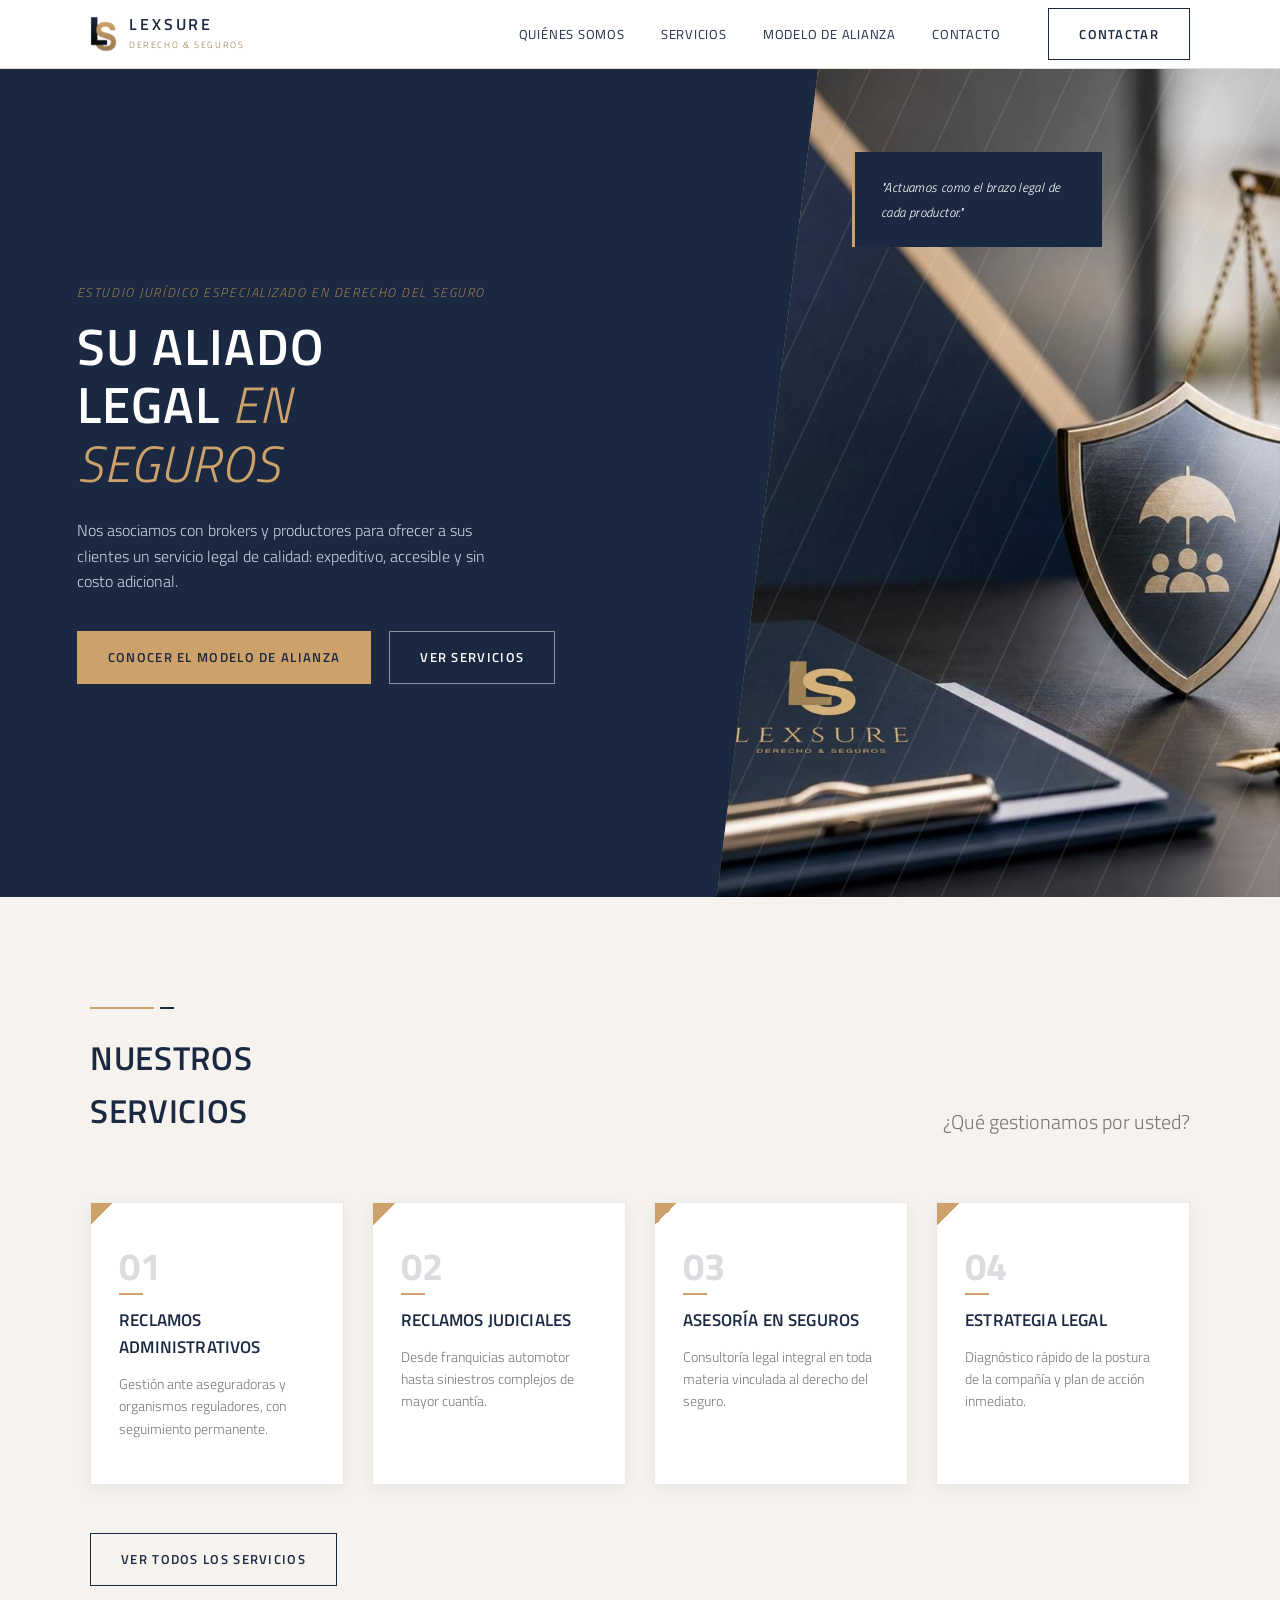
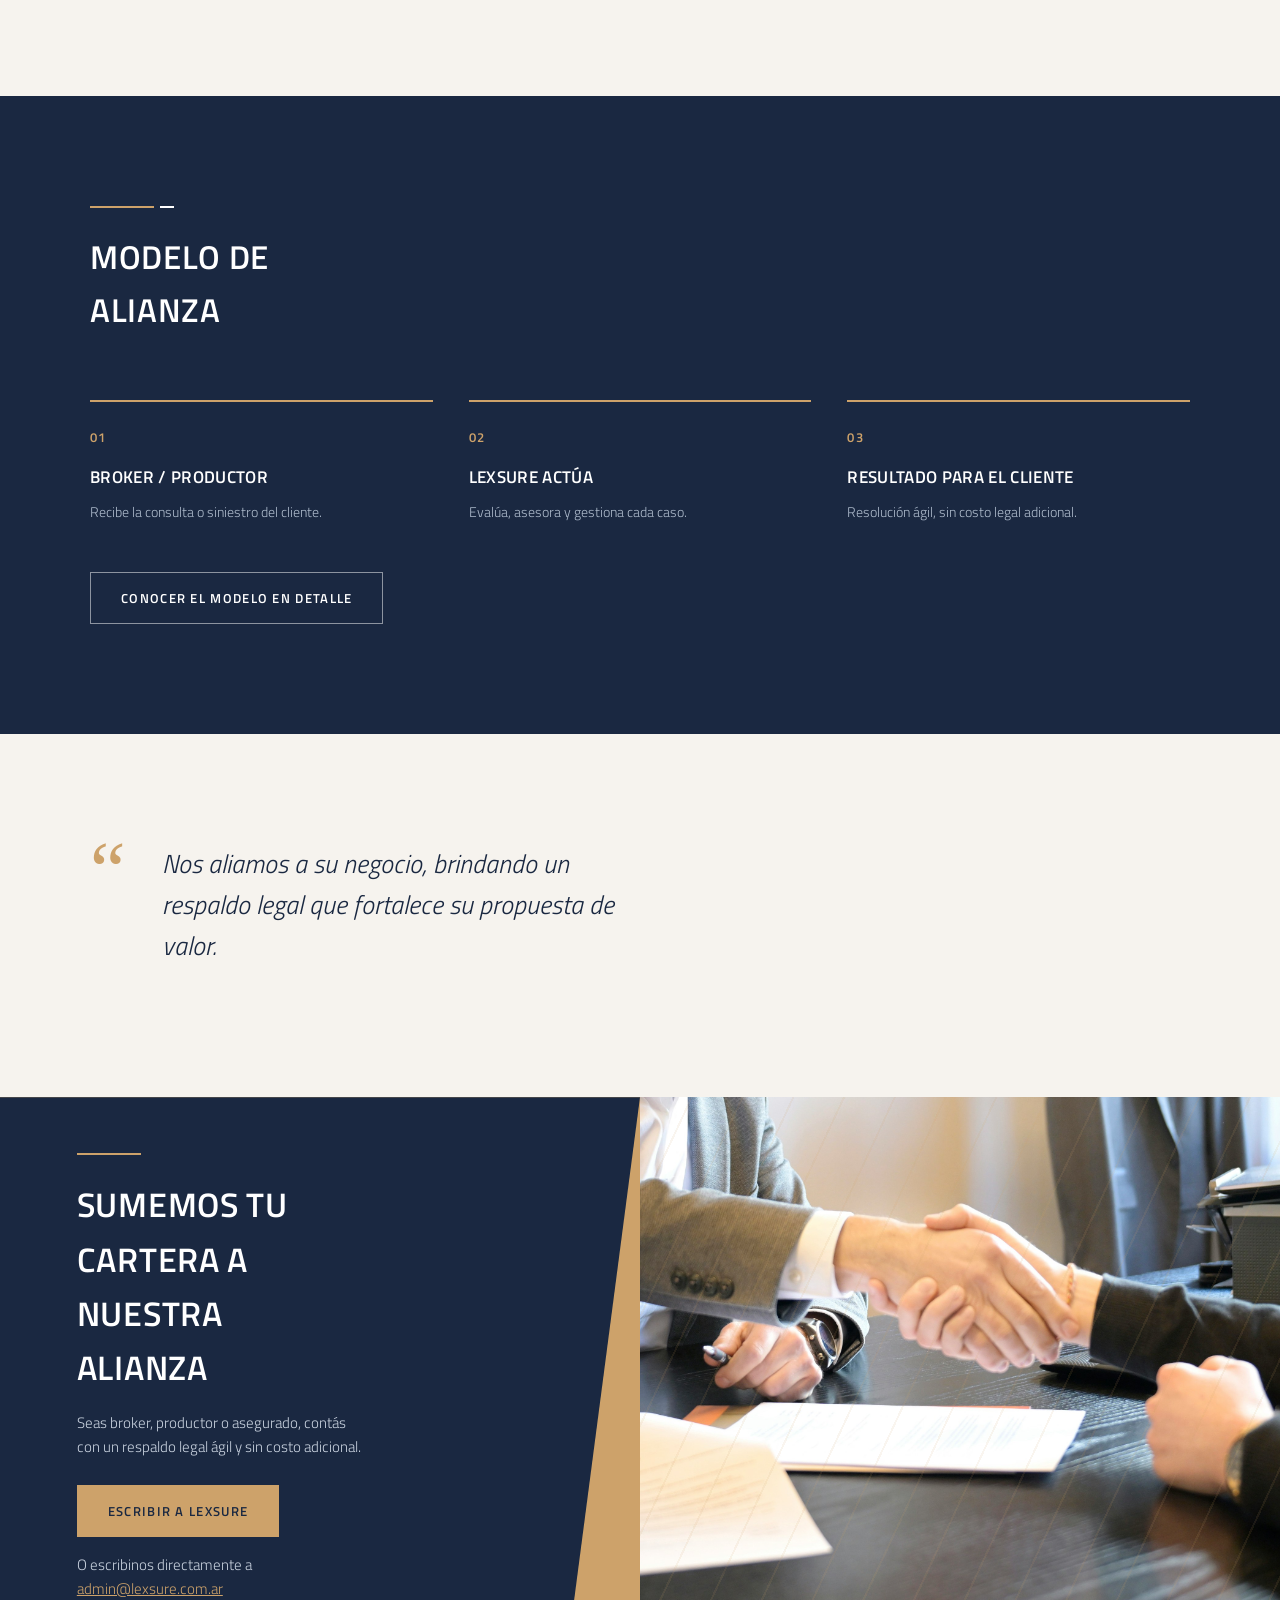
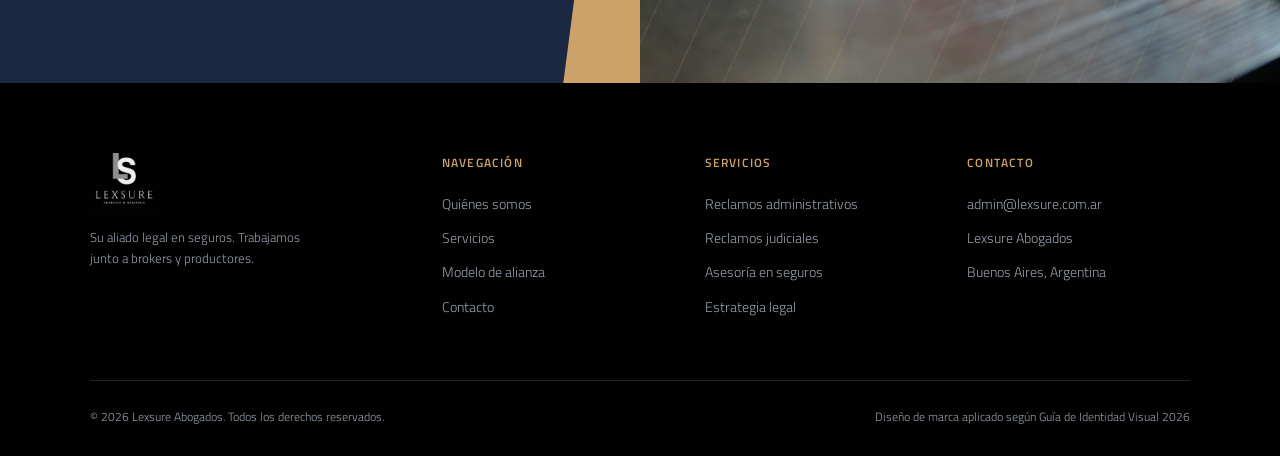
<file: index.html>
<!DOCTYPE html>
<html lang="es">
<head>
<meta charset="UTF-8">
<meta name="viewport" content="width=device-width, initial-scale=1.0">
<title>LEXSURE — Su aliado legal en seguros</title>
<meta name="description" content="Estudio jurídico especializado en derecho del seguro. Nos asociamos con brokers y productores para ofrecer a sus clientes un servicio legal de calidad, sin costo adicional.">
<link rel="preconnect" href="https://fonts.googleapis.com">
<link href="https://fonts.googleapis.com/css2?family=Titillium+Web:ital,wght@0,200;0,300;0,400;0,600;0,700;1,300;1,600&display=swap" rel="stylesheet">
<link rel="stylesheet" href="/css/styles.css">
<link rel="icon" type="image/png" href="/img/favicon.png">
</head>
<body>

<header>
  <div class="header-inner">
    <a href="/" class="logo">
      <img src="/img/logo-ls-icon.png" alt="Lexsure" class="logo-mark-img">
      <span class="logo-text">
        <span class="name">LEXSURE</span><br>
        <span class="sub">Derecho &amp; Seguros</span>
      </span>
    </a>
    <nav>
      <ul>
        <li><a href="/nosotros/">Quiénes somos</a></li>
        <li><a href="/servicios/">Servicios</a></li>
        <li><a href="/alianza/">Modelo de alianza</a></li>
        <li><a href="/contacto/">Contacto</a></li>
        <li class="nav-cta"><a href="/contacto/" class="btn btn-outline-navy">Contactar</a></li>
      </ul>
    </nav>
    <button class="burger" aria-label="Abrir menú" aria-expanded="false"><span></span><span></span><span></span></button>
  </div>
</header>

<nav class="mobile-menu" id="mobileMenu">
  <a href="/nosotros/">Quiénes somos</a>
  <a href="/servicios/">Servicios</a>
  <a href="/alianza/">Modelo de alianza</a>
  <a href="/contacto/">Contacto</a>
  <a href="/contacto/" class="btn btn-gold">Contactar</a>
</nav>

<section class="hero">
  <div class="hero-copy">
    <span class="eyebrow">Estudio jurídico especializado en derecho del seguro</span>
    <h1>Su aliado legal <em>en seguros</em></h1>
    <p>Nos asociamos con brokers y productores para ofrecer a sus clientes un servicio legal de calidad: expeditivo, accesible y sin costo adicional.</p>
    <div class="hero-actions">
      <a href="/alianza/" class="btn btn-gold">Conocer el modelo de alianza</a>
      <a href="/servicios/" class="btn btn-outline">Ver servicios</a>
    </div>
  </div>
  <div class="hero-visual">
    <img src="/img/hero-escudo-lexsure.jpg" alt="Escritorio con carpeta de Lexsure, escudo con símbolo de protección al asegurado, balanza de la justicia y pluma" class="cover-img">
    <div class="hero-badge">
      <span>"Actuamos como el brazo legal de cada productor."</span>
    </div>
  </div>
</section>

<section class="areas">
  <div class="wrap">
    <div class="section-head">
      <div>
        <div class="divider"></div>
        <h2>Nuestros servicios</h2>
      </div>
      <p class="desc desc-grande">¿Qué gestionamos por usted?</p>
    </div>
  </div>
  <div class="areas-grid">
    <div class="area-card">
      <span class="area-num">01</span>
      <h3>Reclamos administrativos</h3>
      <p>Gestión ante aseguradoras y organismos reguladores, con seguimiento permanente.</p>
    </div>
    <div class="area-card">
      <span class="area-num">02</span>
      <h3>Reclamos judiciales</h3>
      <p>Desde franquicias automotor hasta siniestros complejos de mayor cuantía.</p>
    </div>
    <div class="area-card">
      <span class="area-num">03</span>
      <h3>Asesoría en seguros</h3>
      <p>Consultoría legal integral en toda materia vinculada al derecho del seguro.</p>
    </div>
    <div class="area-card">
      <span class="area-num">04</span>
      <h3>Estrategia legal</h3>
      <p>Diagnóstico rápido de la postura de la compañía y plan de acción inmediato.</p>
    </div>
  </div>
  <div class="wrap">
    <div class="section-cta">
      <a href="/servicios/" class="btn btn-outline-navy">Ver todos los servicios</a>
    </div>
  </div>
</section>

<section class="process">
  <div class="wrap">
    <div class="section-head">
      <div>
        <div class="divider"></div>
        <h2>Modelo de alianza</h2>
      </div>
    </div>
    <div class="steps steps-3">
      <div class="step">
        <span class="step-num">01</span>
        <h3>Broker / Productor</h3>
        <p>Recibe la consulta o siniestro del cliente.</p>
      </div>
      <div class="step">
        <span class="step-num">02</span>
        <h3>Lexsure actúa</h3>
        <p>Evalúa, asesora y gestiona cada caso.</p>
      </div>
      <div class="step">
        <span class="step-num">03</span>
        <h3>Resultado para el cliente</h3>
        <p>Resolución ágil, sin costo legal adicional.</p>
      </div>
    </div>
    <div class="section-cta">
      <a href="/alianza/" class="btn btn-outline">Conocer el modelo en detalle</a>
    </div>
  </div>
</section>

<section class="testimonial-section">
  <div class="wrap">
    <div class="quote-block">
      <div class="quote-mark">&ldquo;</div>
      <div>
        <blockquote>Nos aliamos a su negocio, brindando un respaldo legal que fortalece su propuesta de valor.</blockquote>
      </div>
    </div>
  </div>
</section>

<section class="cta-band">
  <div class="cta-navy">
    <div class="divider"></div>
    <h2>Sumemos tu cartera a nuestra alianza</h2>
    <p>Seas broker, productor o asegurado, contás con un respaldo legal ágil y sin costo adicional.</p>
    <div class="cta-actions">
      <a href="/contacto/" class="btn btn-gold">Escribir a Lexsure</a>
    </div>
    <p class="cta-mailto">O escribinos directamente a <a href="mailto:admin@lexsure.com.ar">admin@lexsure.com.ar</a></p>
  </div>
  <div class="cta-empty">
    <img src="/img/cta-reunion-productor.jpg" alt="Reunión entre asesor legal y productor de seguros" class="cover-img">
  </div>
</section>

<footer>
  <div class="wrap">
    <div class="foot-grid">
      <div class="foot-col">
        <div class="foot-logo">
          <img src="/img/logo-footer-white.png" alt="Lexsure — Derecho &amp; Seguros" class="foot-logo-img">
        </div>
        <p style="font-size:13px;max-width:32ch;">Su aliado legal en seguros. Trabajamos junto a brokers y productores.</p>
      </div>
      <div class="foot-col">
        <h4>Navegación</h4>
        <ul>
          <li><a href="/nosotros/">Quiénes somos</a></li>
          <li><a href="/servicios/">Servicios</a></li>
          <li><a href="/alianza/">Modelo de alianza</a></li>
          <li><a href="/contacto/">Contacto</a></li>
        </ul>
      </div>
      <div class="foot-col">
        <h4>Servicios</h4>
        <ul>
          <li><a href="/servicios/">Reclamos administrativos</a></li>
          <li><a href="/servicios/">Reclamos judiciales</a></li>
          <li><a href="/servicios/">Asesoría en seguros</a></li>
          <li><a href="/servicios/">Estrategia legal</a></li>
        </ul>
      </div>
      <div class="foot-col">
        <h4>Contacto</h4>
        <ul>
          <li><a href="mailto:admin@lexsure.com.ar">admin@lexsure.com.ar</a></li>
          <li>Lexsure Abogados</li>
          <li>Buenos Aires, Argentina</li>
        </ul>
      </div>
    </div>
    <div class="foot-bottom">
      <span>© 2026 Lexsure Abogados. Todos los derechos reservados.</span>
      <span>Diseño de marca aplicado según Guía de Identidad Visual 2026</span>
    </div>
  </div>
</footer>

<script src="/js/main.js"></script>
</body>
</html>
</file>
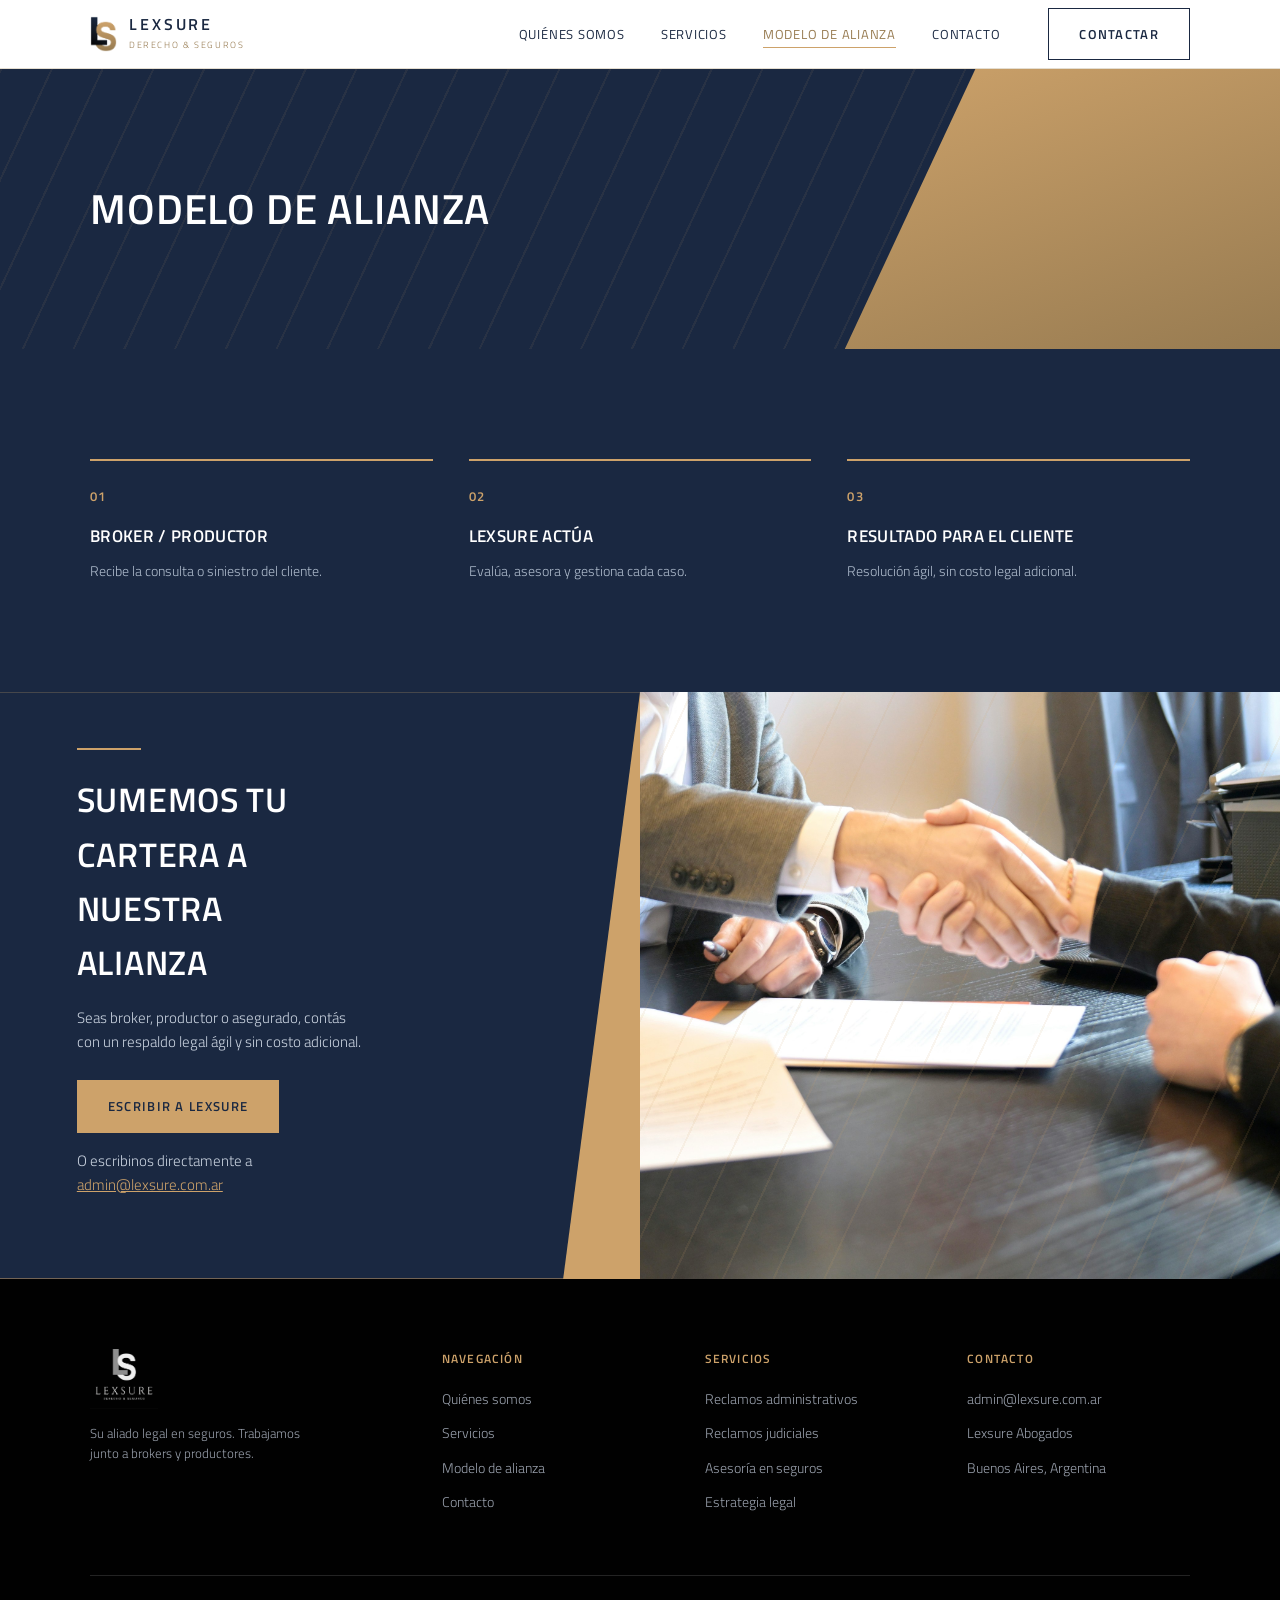
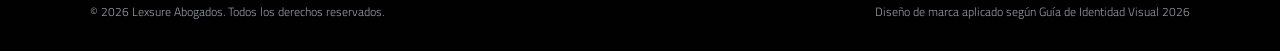
<file: alianza/index.html>
<!DOCTYPE html>
<html lang="es">
<head>
<meta charset="UTF-8">
<meta name="viewport" content="width=device-width, initial-scale=1.0">
<title>Modelo de alianza — LEXSURE</title>
<meta name="description" content="Cómo trabaja Lexsure junto a brokers y productores: reciben la consulta, Lexsure evalúa y gestiona el reclamo, el cliente resuelve su caso sin costo legal adicional.">
<link rel="preconnect" href="https://fonts.googleapis.com">
<link href="https://fonts.googleapis.com/css2?family=Titillium+Web:ital,wght@0,200;0,300;0,400;0,600;0,700;1,300;1,600&display=swap" rel="stylesheet">
<link rel="stylesheet" href="/css/styles.css">
<link rel="icon" type="image/png" href="/img/favicon.png">
</head>
<body>

<header>
  <div class="header-inner">
    <a href="/" class="logo">
      <img src="/img/logo-ls-icon.png" alt="Lexsure" class="logo-mark-img">
      <span class="logo-text">
        <span class="name">LEXSURE</span><br>
        <span class="sub">Derecho &amp; Seguros</span>
      </span>
    </a>
    <nav>
      <ul>
        <li><a href="/nosotros/">Quiénes somos</a></li>
        <li><a href="/servicios/">Servicios</a></li>
        <li><a href="/alianza/">Modelo de alianza</a></li>
        <li><a href="/contacto/">Contacto</a></li>
        <li class="nav-cta"><a href="/contacto/" class="btn btn-outline-navy">Contactar</a></li>
      </ul>
    </nav>
    <button class="burger" aria-label="Abrir menú" aria-expanded="false"><span></span><span></span><span></span></button>
  </div>
</header>

<nav class="mobile-menu" id="mobileMenu">
  <a href="/nosotros/">Quiénes somos</a>
  <a href="/servicios/">Servicios</a>
  <a href="/alianza/">Modelo de alianza</a>
  <a href="/contacto/">Contacto</a>
  <a href="/contacto/" class="btn btn-gold">Contactar</a>
</nav>

<section class="page-header">
  <div class="wrap">
    <h1>Modelo de alianza</h1>
  </div>
</section>

<section class="process">
  <div class="wrap">
    <div class="steps steps-3">
      <div class="step">
        <span class="step-num">01</span>
        <h3>Broker / Productor</h3>
        <p>Recibe la consulta o siniestro del cliente.</p>
      </div>
      <div class="step">
        <span class="step-num">02</span>
        <h3>Lexsure actúa</h3>
        <p>Evalúa, asesora y gestiona cada caso.</p>
      </div>
      <div class="step">
        <span class="step-num">03</span>
        <h3>Resultado para el cliente</h3>
        <p>Resolución ágil, sin costo legal adicional.</p>
      </div>
    </div>
  </div>
</section>

<section class="cta-band">
  <div class="cta-navy">
    <div class="divider"></div>
    <h2>Sumemos tu cartera a nuestra alianza</h2>
    <p>Seas broker, productor o asegurado, contás con un respaldo legal ágil y sin costo adicional.</p>
    <div class="cta-actions">
      <a href="/contacto/" class="btn btn-gold">Escribir a Lexsure</a>
    </div>
    <p class="cta-mailto">O escribinos directamente a <a href="mailto:admin@lexsure.com.ar">admin@lexsure.com.ar</a></p>
  </div>
  <div class="cta-empty">
    <img src="/img/cta-reunion-productor.jpg" alt="Reunión entre asesor legal y productor de seguros" class="cover-img">
  </div>
</section>

<footer>
  <div class="wrap">
    <div class="foot-grid">
      <div class="foot-col">
        <div class="foot-logo">
          <img src="/img/logo-footer-white.png" alt="Lexsure — Derecho &amp; Seguros" class="foot-logo-img">
        </div>
        <p style="font-size:13px;max-width:32ch;">Su aliado legal en seguros. Trabajamos junto a brokers y productores.</p>
      </div>
      <div class="foot-col">
        <h4>Navegación</h4>
        <ul>
          <li><a href="/nosotros/">Quiénes somos</a></li>
          <li><a href="/servicios/">Servicios</a></li>
          <li><a href="/alianza/">Modelo de alianza</a></li>
          <li><a href="/contacto/">Contacto</a></li>
        </ul>
      </div>
      <div class="foot-col">
        <h4>Servicios</h4>
        <ul>
          <li><a href="/servicios/">Reclamos administrativos</a></li>
          <li><a href="/servicios/">Reclamos judiciales</a></li>
          <li><a href="/servicios/">Asesoría en seguros</a></li>
          <li><a href="/servicios/">Estrategia legal</a></li>
        </ul>
      </div>
      <div class="foot-col">
        <h4>Contacto</h4>
        <ul>
          <li><a href="mailto:admin@lexsure.com.ar">admin@lexsure.com.ar</a></li>
          <li>Lexsure Abogados</li>
          <li>Buenos Aires, Argentina</li>
        </ul>
      </div>
    </div>
    <div class="foot-bottom">
      <span>© 2026 Lexsure Abogados. Todos los derechos reservados.</span>
      <span>Diseño de marca aplicado según Guía de Identidad Visual 2026</span>
    </div>
  </div>
</footer>

<script src="/js/main.js"></script>
</body>
</html>
</file>
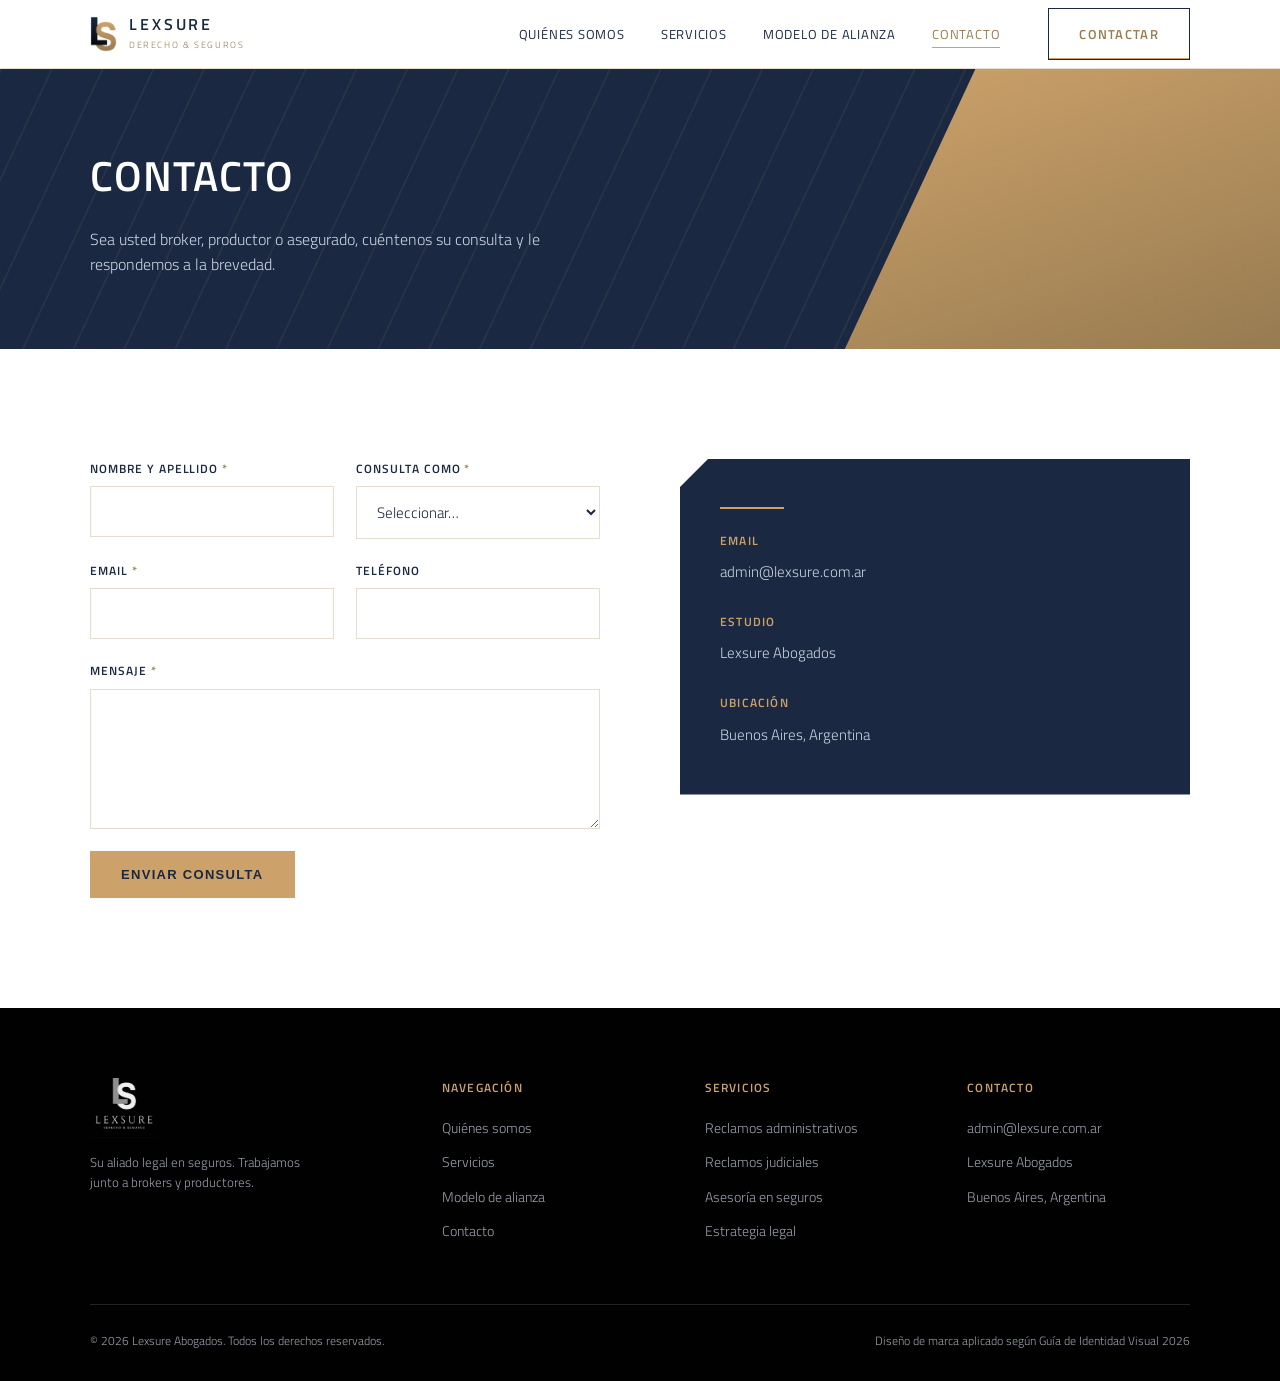
<file: contacto/index.html>
<!DOCTYPE html>
<html lang="es">
<head>
<meta charset="UTF-8">
<meta name="viewport" content="width=device-width, initial-scale=1.0">
<title>Contacto — LEXSURE</title>
<meta name="description" content="Escribinos como broker, productor o asegurado. Lexsure, estudio jurídico especializado en derecho del seguro.">
<link rel="preconnect" href="https://fonts.googleapis.com">
<link href="https://fonts.googleapis.com/css2?family=Titillium+Web:ital,wght@0,200;0,300;0,400;0,600;0,700;1,300;1,600&display=swap" rel="stylesheet">
<link rel="stylesheet" href="/css/styles.css">
<link rel="icon" type="image/png" href="/img/favicon.png">
</head>
<body>

<header>
  <div class="header-inner">
    <a href="/" class="logo">
      <img src="/img/logo-ls-icon.png" alt="Lexsure" class="logo-mark-img">
      <span class="logo-text">
        <span class="name">LEXSURE</span><br>
        <span class="sub">Derecho &amp; Seguros</span>
      </span>
    </a>
    <nav>
      <ul>
        <li><a href="/nosotros/">Quiénes somos</a></li>
        <li><a href="/servicios/">Servicios</a></li>
        <li><a href="/alianza/">Modelo de alianza</a></li>
        <li><a href="/contacto/">Contacto</a></li>
        <li class="nav-cta"><a href="/contacto/" class="btn btn-outline-navy">Contactar</a></li>
      </ul>
    </nav>
    <button class="burger" aria-label="Abrir menú" aria-expanded="false"><span></span><span></span><span></span></button>
  </div>
</header>

<nav class="mobile-menu" id="mobileMenu">
  <a href="/nosotros/">Quiénes somos</a>
  <a href="/servicios/">Servicios</a>
  <a href="/alianza/">Modelo de alianza</a>
  <a href="/contacto/">Contacto</a>
  <a href="/contacto/" class="btn btn-gold">Contactar</a>
</nav>

<section class="page-header">
  <div class="wrap">
    <h1>Contacto</h1>
    <p>Sea usted broker, productor o asegurado, cuéntenos su consulta y le respondemos a la brevedad.</p>
  </div>
</section>

<section>
  <div class="wrap">
    <div class="contact-layout">
      <form class="contact-form" id="contactForm" action="#" method="POST" novalidate>
        <div class="form-row">
          <div class="form-group">
            <label for="nombre">Nombre y apellido <span class="required">*</span></label>
            <input type="text" id="nombre" name="nombre" required>
          </div>
          <div class="form-group">
            <label for="rol">Consulta como <span class="required">*</span></label>
            <select id="rol" name="rol" required>
              <option value="" selected disabled>Seleccionar…</option>
              <option value="broker-productor">Broker / Productor</option>
              <option value="asegurado">Asegurado / Cliente final</option>
              <option value="otro">Otro</option>
            </select>
          </div>
        </div>
        <div class="form-row">
          <div class="form-group">
            <label for="email">Email <span class="required">*</span></label>
            <input type="email" id="email" name="email" required>
          </div>
          <div class="form-group">
            <label for="telefono">Teléfono</label>
            <input type="tel" id="telefono" name="telefono">
          </div>
        </div>
        <div class="form-group">
          <label for="mensaje">Mensaje <span class="required">*</span></label>
          <textarea id="mensaje" name="mensaje" required></textarea>
        </div>
        <div>
          <button type="submit" class="btn btn-gold">Enviar consulta</button>
        </div>
        <p class="form-status" id="formStatus" role="status"></p>
      </form>

      <div class="contact-info">
        <div class="divider"></div>
        <h3>Email</h3>
        <p><a href="mailto:admin@lexsure.com.ar">admin@lexsure.com.ar</a></p>
        <h3>Estudio</h3>
        <p>Lexsure Abogados</p>
        <h3>Ubicación</h3>
        <p>Buenos Aires, Argentina</p>
      </div>
    </div>
  </div>
</section>

<footer>
  <div class="wrap">
    <div class="foot-grid">
      <div class="foot-col">
        <div class="foot-logo">
          <img src="/img/logo-footer-white.png" alt="Lexsure — Derecho &amp; Seguros" class="foot-logo-img">
        </div>
        <p style="font-size:13px;max-width:32ch;">Su aliado legal en seguros. Trabajamos junto a brokers y productores.</p>
      </div>
      <div class="foot-col">
        <h4>Navegación</h4>
        <ul>
          <li><a href="/nosotros/">Quiénes somos</a></li>
          <li><a href="/servicios/">Servicios</a></li>
          <li><a href="/alianza/">Modelo de alianza</a></li>
          <li><a href="/contacto/">Contacto</a></li>
        </ul>
      </div>
      <div class="foot-col">
        <h4>Servicios</h4>
        <ul>
          <li><a href="/servicios/">Reclamos administrativos</a></li>
          <li><a href="/servicios/">Reclamos judiciales</a></li>
          <li><a href="/servicios/">Asesoría en seguros</a></li>
          <li><a href="/servicios/">Estrategia legal</a></li>
        </ul>
      </div>
      <div class="foot-col">
        <h4>Contacto</h4>
        <ul>
          <li><a href="mailto:admin@lexsure.com.ar">admin@lexsure.com.ar</a></li>
          <li>Lexsure Abogados</li>
          <li>Buenos Aires, Argentina</li>
        </ul>
      </div>
    </div>
    <div class="foot-bottom">
      <span>© 2026 Lexsure Abogados. Todos los derechos reservados.</span>
      <span>Diseño de marca aplicado según Guía de Identidad Visual 2026</span>
    </div>
  </div>
</footer>

<script src="/js/main.js"></script>
</body>
</html>
</file>
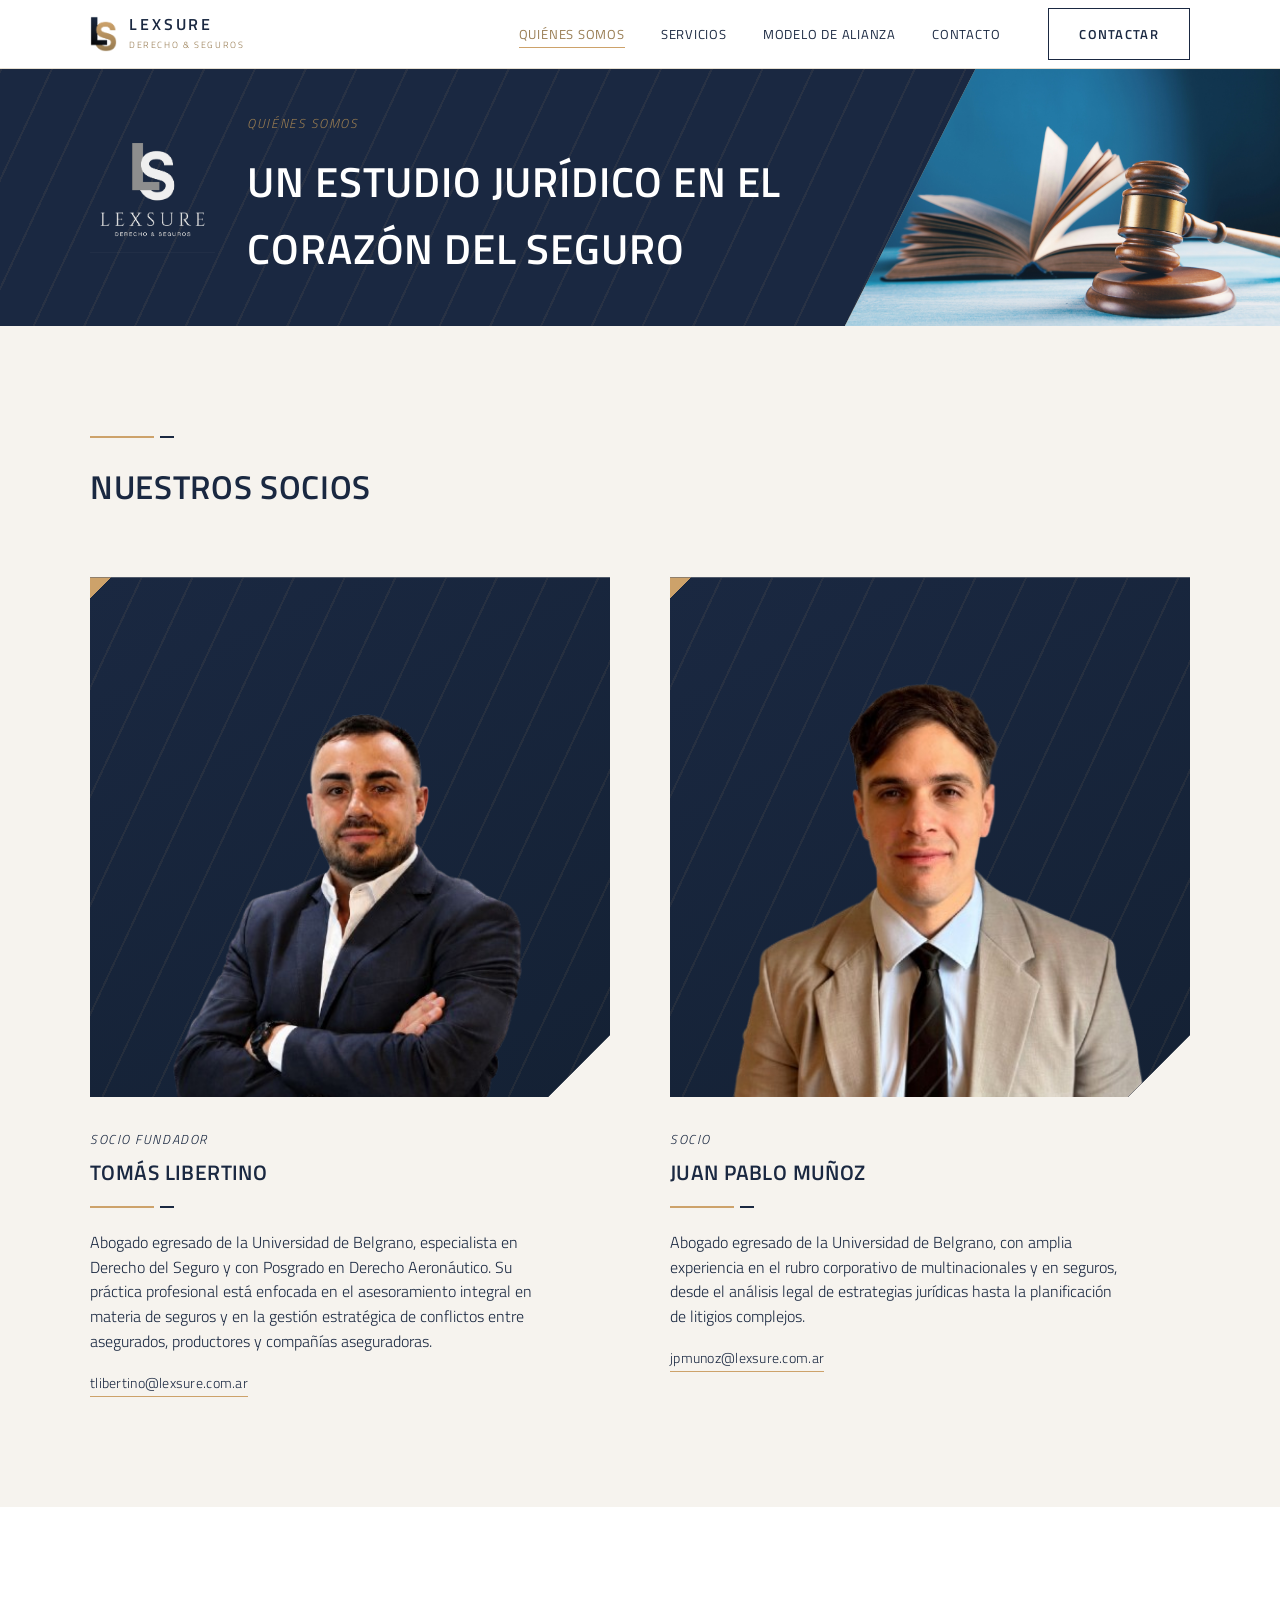
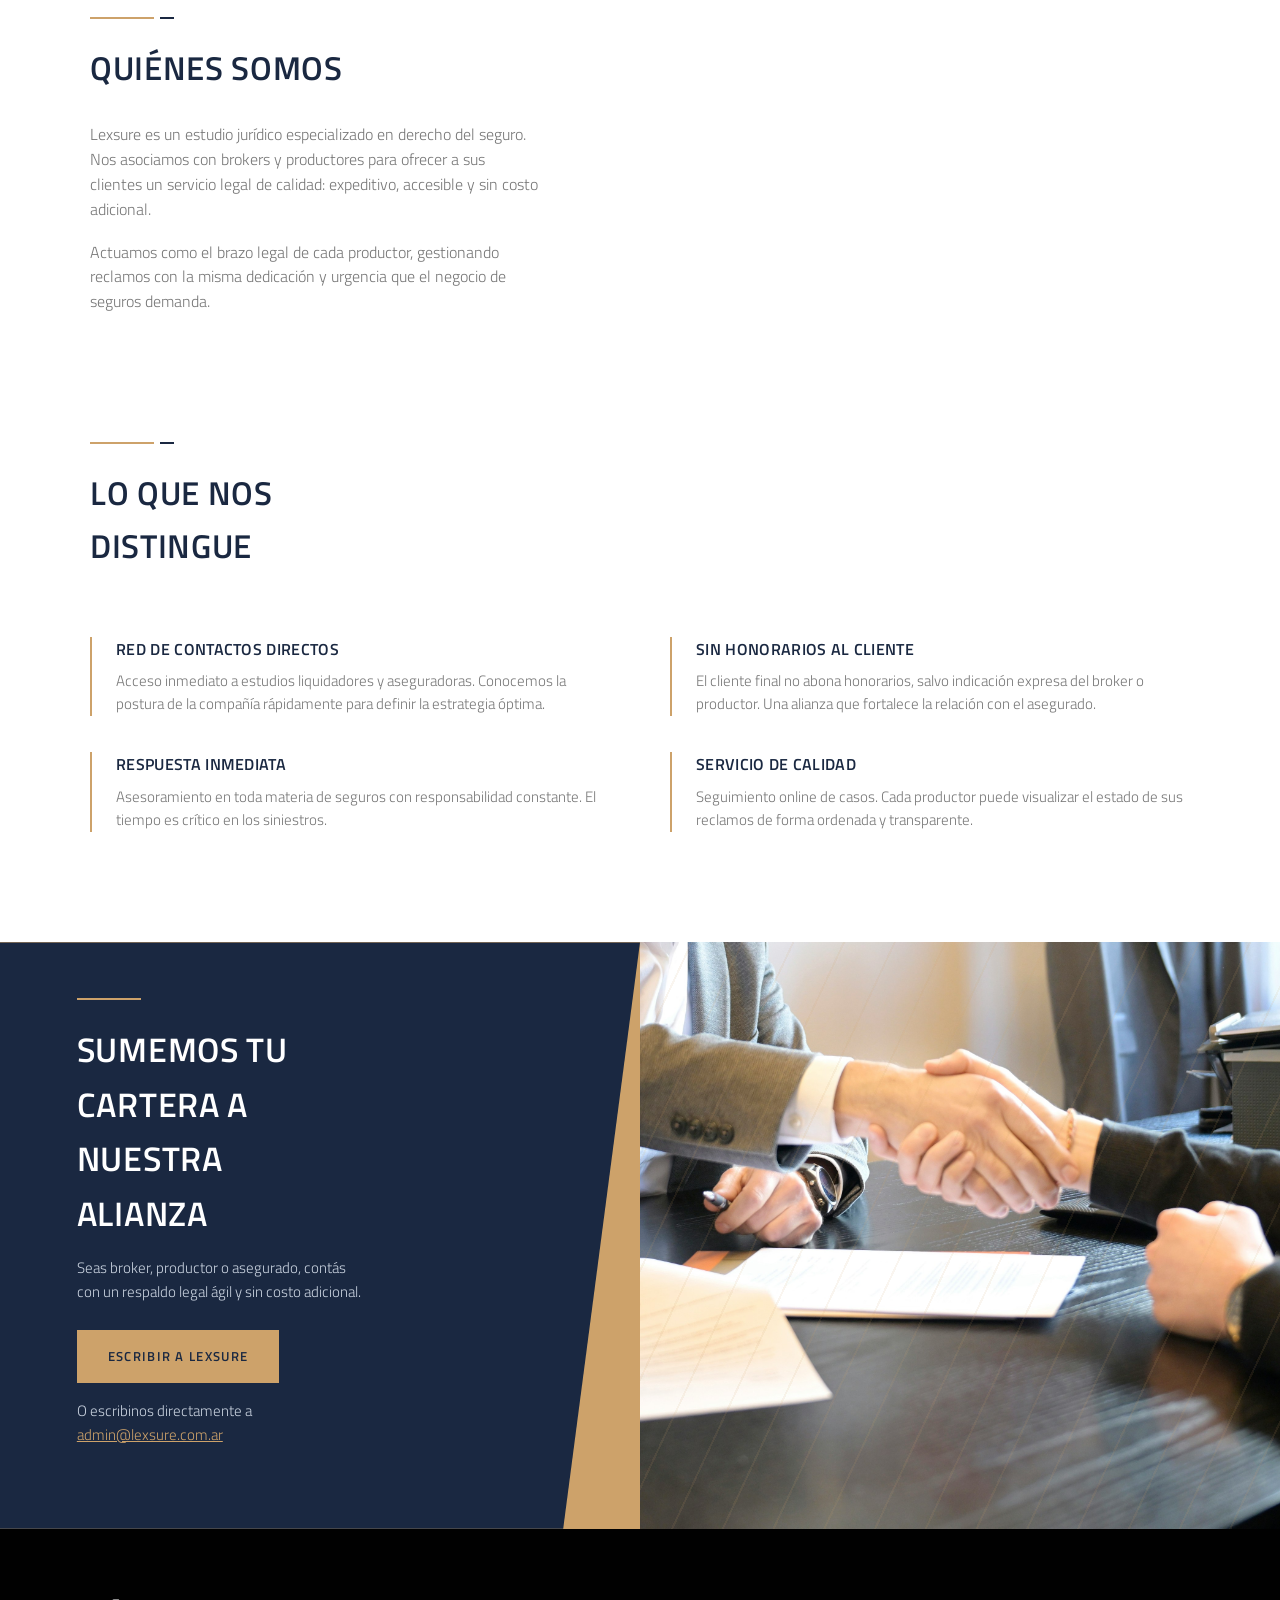
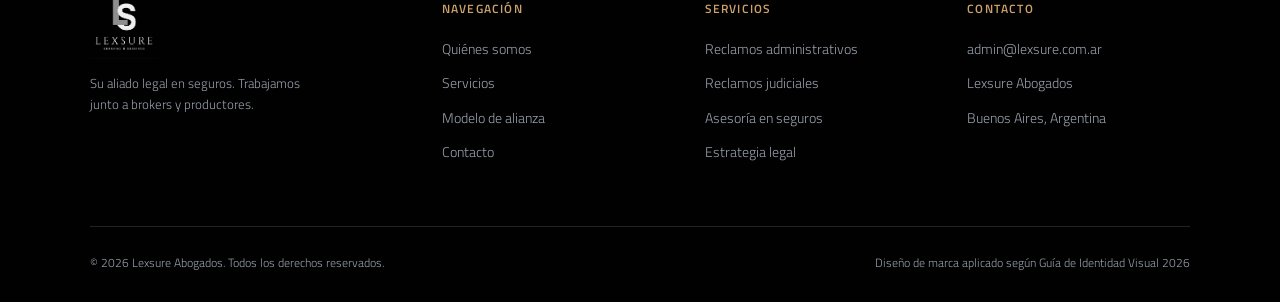
<file: nosotros/index.html>
<!DOCTYPE html>
<html lang="es">
<head>
<meta charset="UTF-8">
<meta name="viewport" content="width=device-width, initial-scale=1.0">
<title>Quiénes somos — LEXSURE</title>
<meta name="description" content="Lexsure es un estudio jurídico especializado en derecho del seguro, aliado de brokers y productores. Conocé lo que nos distingue.">
<link rel="preconnect" href="https://fonts.googleapis.com">
<link href="https://fonts.googleapis.com/css2?family=Titillium+Web:ital,wght@0,200;0,300;0,400;0,600;0,700;1,300;1,600&display=swap" rel="stylesheet">
<link rel="stylesheet" href="/css/styles.css">
<link rel="icon" type="image/png" href="/img/favicon.png">
</head>
<body>

<header>
  <div class="header-inner">
    <a href="/" class="logo">
      <img src="/img/logo-ls-icon.png" alt="Lexsure" class="logo-mark-img">
      <span class="logo-text">
        <span class="name">LEXSURE</span><br>
        <span class="sub">Derecho &amp; Seguros</span>
      </span>
    </a>
    <nav>
      <ul>
        <li><a href="/nosotros/">Quiénes somos</a></li>
        <li><a href="/servicios/">Servicios</a></li>
        <li><a href="/alianza/">Modelo de alianza</a></li>
        <li><a href="/contacto/">Contacto</a></li>
        <li class="nav-cta"><a href="/contacto/" class="btn btn-outline-navy">Contactar</a></li>
      </ul>
    </nav>
    <button class="burger" aria-label="Abrir menú" aria-expanded="false"><span></span><span></span><span></span></button>
  </div>
</header>

<nav class="mobile-menu" id="mobileMenu">
  <a href="/nosotros/">Quiénes somos</a>
  <a href="/servicios/">Servicios</a>
  <a href="/alianza/">Modelo de alianza</a>
  <a href="/contacto/">Contacto</a>
  <a href="/contacto/" class="btn btn-gold">Contactar</a>
</nav>

<section class="page-header page-header-marca">
  <div class="wrap">
    <img src="/img/logo-footer-white.png" alt="" class="page-header-logo">
    <div>
      <span class="eyebrow">Quiénes somos</span>
      <h1>Un estudio jurídico en el corazón del seguro</h1>
    </div>
  </div>
  <div class="page-header-foto">
    <img src="/img/equipo-lexsure.jpg" alt="Elementos de práctica jurídica: mazo y libro de derecho" class="cover-img">
  </div>
</section>

<section class="equipo">
  <div class="wrap">
    <div class="section-head">
      <div>
        <div class="divider"></div>
        <h2>Nuestros socios</h2>
      </div>
    </div>
    <div class="equipo-grid">
      <article class="perfil-abogado">
        <div class="perfil-foto perfil-foto-recorte">
          <img src="/img/tomas.png" alt="Retrato de Tomás Libertino, socio fundador de Lexsure" width="500" height="500" loading="lazy">
        </div>
        <div class="perfil-copy">
          <span class="eyebrow">Socio fundador</span>
          <h3>Tomás Libertino</h3>
          <div class="divider"></div>
          <p>Abogado egresado de la Universidad de Belgrano, especialista en Derecho del Seguro y con Posgrado en Derecho Aeronáutico. Su práctica profesional está enfocada en el asesoramiento integral en materia de seguros y en la gestión estratégica de conflictos entre asegurados, productores y compañías aseguradoras.</p>
          <a href="mailto:tlibertino@lexsure.com.ar" class="perfil-mail">tlibertino@lexsure.com.ar</a>
        </div>
      </article>
      <article class="perfil-abogado">
        <div class="perfil-foto">
          <img src="/img/juan.png" alt="Retrato de Juan Pablo Muñoz, socio de Lexsure" width="500" height="500" loading="lazy">
        </div>
        <div class="perfil-copy">
          <span class="eyebrow">Socio</span>
          <h3>Juan Pablo Muñoz</h3>
          <div class="divider"></div>
          <p>Abogado egresado de la Universidad de Belgrano, con amplia experiencia en el rubro corporativo de multinacionales y en seguros, desde el análisis legal de estrategias jurídicas hasta la planificación de litigios complejos.</p>
          <a href="mailto:jpmunoz@lexsure.com.ar" class="perfil-mail">jpmunoz@lexsure.com.ar</a>
        </div>
      </article>
    </div>
  </div>
</section>

<section class="quienes-somos">
  <div class="wrap">
    <div class="section-head">
      <div>
        <div class="divider"></div>
        <h2>Quiénes somos</h2>
      </div>
    </div>
    <div class="about-copy">
      <p>Lexsure es un estudio jurídico especializado en derecho del seguro. Nos asociamos con brokers y productores para ofrecer a sus clientes un servicio legal de calidad: expeditivo, accesible y sin costo adicional.</p>
      <p>Actuamos como el brazo legal de cada productor, gestionando reclamos con la misma dedicación y urgencia que el negocio de seguros demanda.</p>
    </div>
  </div>
</section>

<section>
  <div class="wrap">
    <div class="section-head">
      <div>
        <div class="divider"></div>
        <h2>Lo que nos distingue</h2>
      </div>
    </div>
    <div class="distingue-grid">
      <div class="distingue-item">
        <h3>Red de contactos directos</h3>
        <p>Acceso inmediato a estudios liquidadores y aseguradoras. Conocemos la postura de la compañía rápidamente para definir la estrategia óptima.</p>
      </div>
      <div class="distingue-item">
        <h3>Sin honorarios al cliente</h3>
        <p>El cliente final no abona honorarios, salvo indicación expresa del broker o productor. Una alianza que fortalece la relación con el asegurado.</p>
      </div>
      <div class="distingue-item">
        <h3>Respuesta inmediata</h3>
        <p>Asesoramiento en toda materia de seguros con responsabilidad constante. El tiempo es crítico en los siniestros.</p>
      </div>
      <div class="distingue-item">
        <h3>Servicio de calidad</h3>
        <p>Seguimiento online de casos. Cada productor puede visualizar el estado de sus reclamos de forma ordenada y transparente.</p>
      </div>
    </div>
  </div>
</section>

<section class="cta-band">
  <div class="cta-navy">
    <div class="divider"></div>
    <h2>Sumemos tu cartera a nuestra alianza</h2>
    <p>Seas broker, productor o asegurado, contás con un respaldo legal ágil y sin costo adicional.</p>
    <div class="cta-actions">
      <a href="/contacto/" class="btn btn-gold">Escribir a Lexsure</a>
    </div>
    <p class="cta-mailto">O escribinos directamente a <a href="mailto:admin@lexsure.com.ar">admin@lexsure.com.ar</a></p>
  </div>
  <div class="cta-empty">
    <img src="/img/cta-reunion-productor.jpg" alt="Reunión entre asesor legal y productor de seguros" class="cover-img">
  </div>
</section>

<footer>
  <div class="wrap">
    <div class="foot-grid">
      <div class="foot-col">
        <div class="foot-logo">
          <img src="/img/logo-footer-white.png" alt="Lexsure — Derecho &amp; Seguros" class="foot-logo-img">
        </div>
        <p style="font-size:13px;max-width:32ch;">Su aliado legal en seguros. Trabajamos junto a brokers y productores.</p>
      </div>
      <div class="foot-col">
        <h4>Navegación</h4>
        <ul>
          <li><a href="/nosotros/">Quiénes somos</a></li>
          <li><a href="/servicios/">Servicios</a></li>
          <li><a href="/alianza/">Modelo de alianza</a></li>
          <li><a href="/contacto/">Contacto</a></li>
        </ul>
      </div>
      <div class="foot-col">
        <h4>Servicios</h4>
        <ul>
          <li><a href="/servicios/">Reclamos administrativos</a></li>
          <li><a href="/servicios/">Reclamos judiciales</a></li>
          <li><a href="/servicios/">Asesoría en seguros</a></li>
          <li><a href="/servicios/">Estrategia legal</a></li>
        </ul>
      </div>
      <div class="foot-col">
        <h4>Contacto</h4>
        <ul>
          <li><a href="mailto:admin@lexsure.com.ar">admin@lexsure.com.ar</a></li>
          <li>Lexsure Abogados</li>
          <li>Buenos Aires, Argentina</li>
        </ul>
      </div>
    </div>
    <div class="foot-bottom">
      <span>© 2026 Lexsure Abogados. Todos los derechos reservados.</span>
      <span>Diseño de marca aplicado según Guía de Identidad Visual 2026</span>
    </div>
  </div>
</footer>

<script src="/js/main.js"></script>
</body>
</html>
</file>
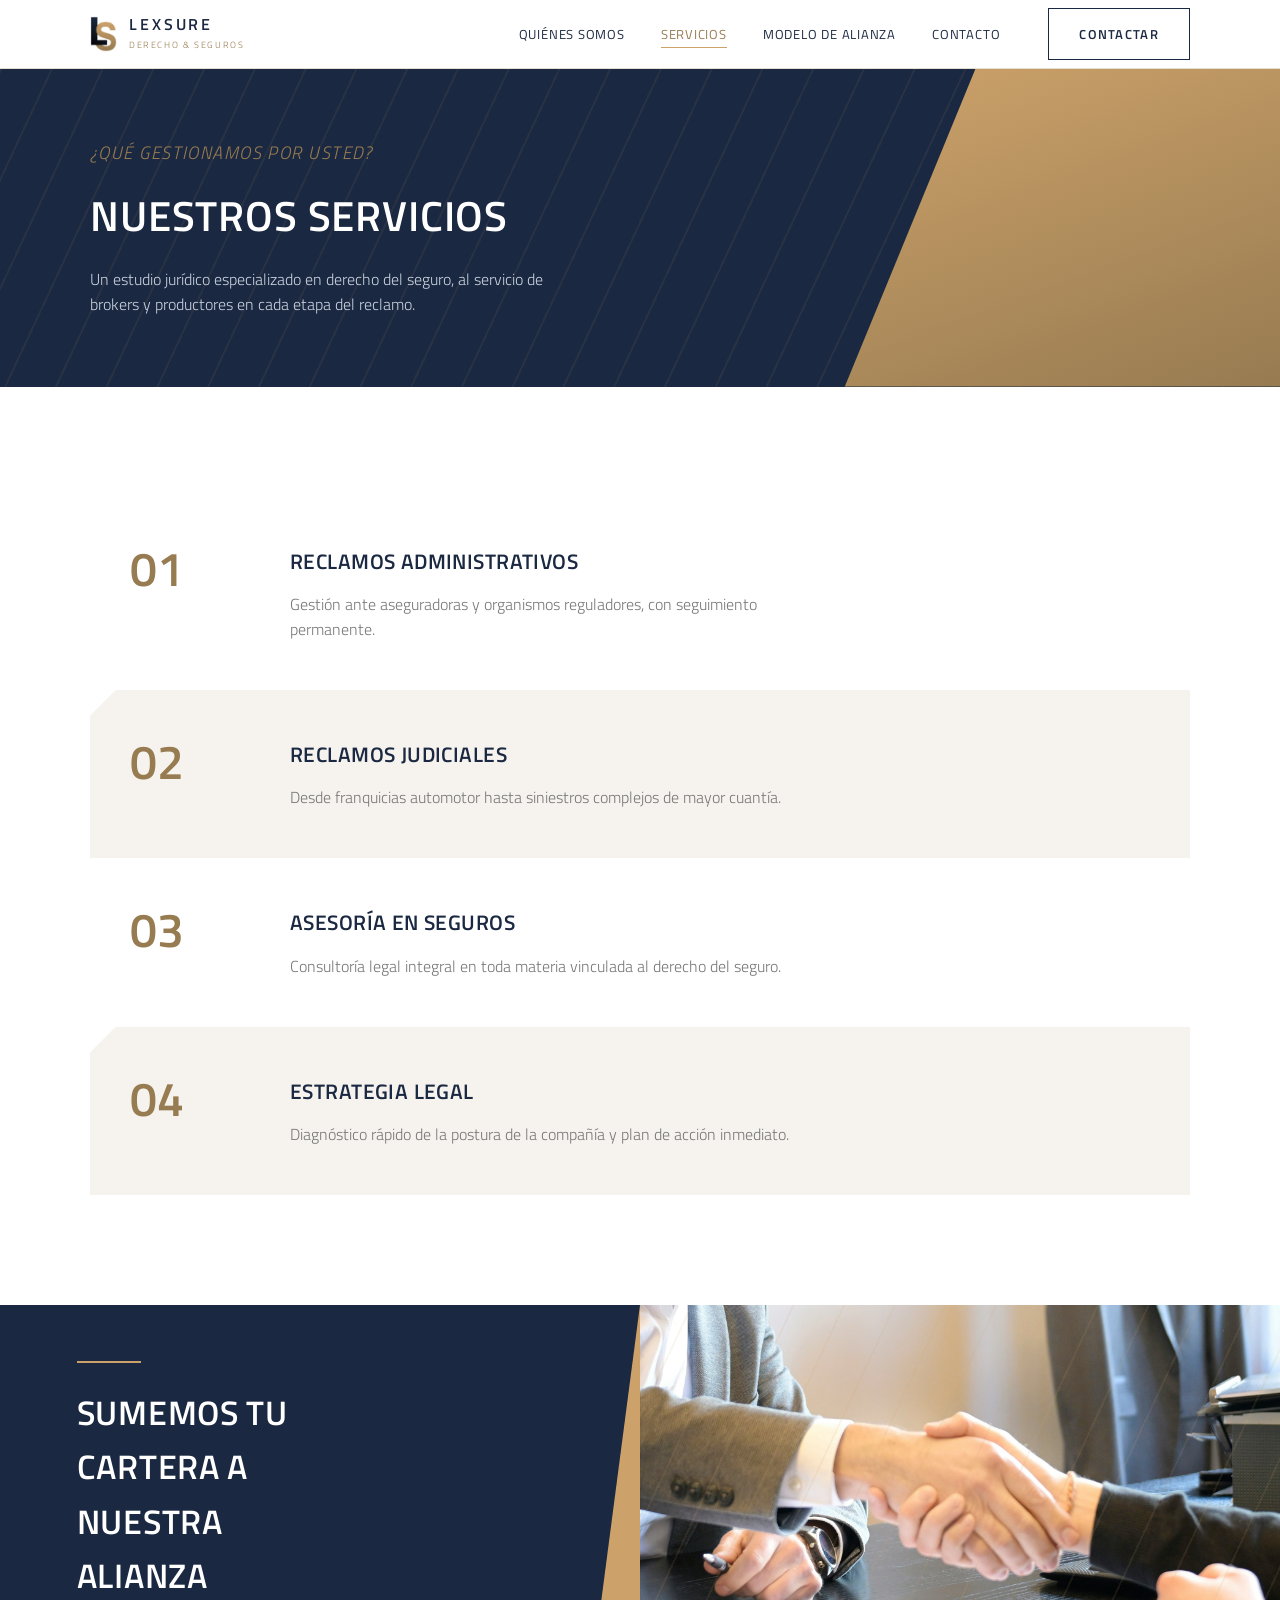
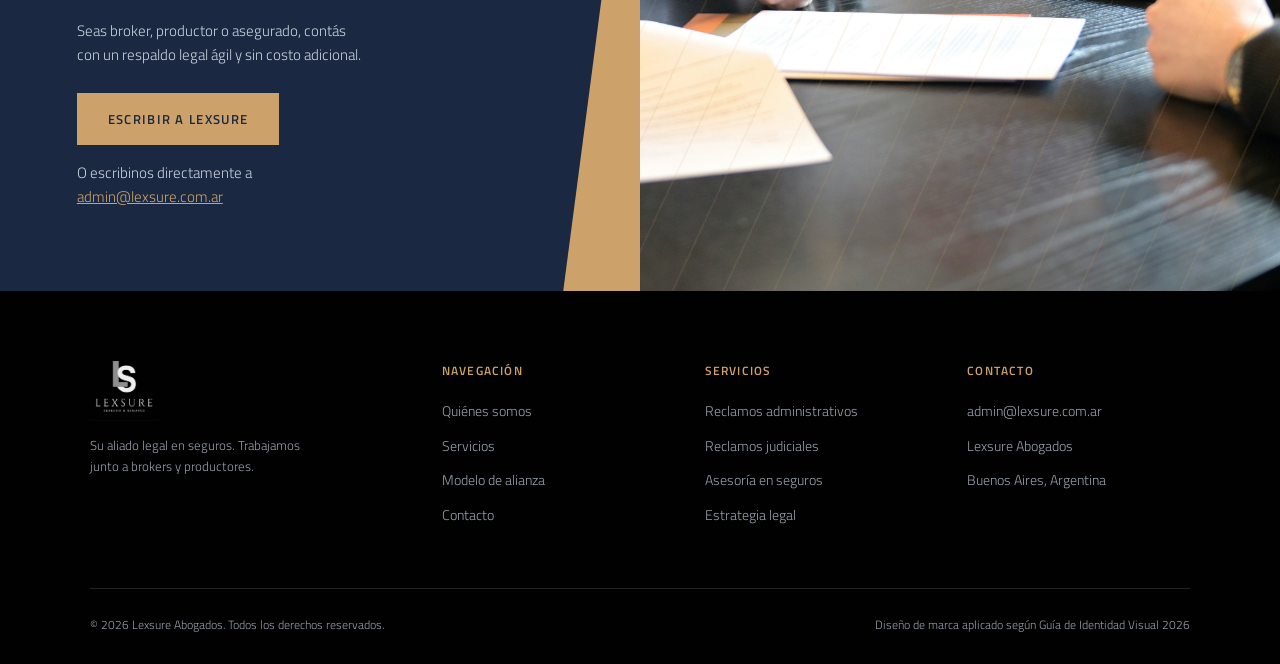
<file: servicios/index.html>
<!DOCTYPE html>
<html lang="es">
<head>
<meta charset="UTF-8">
<meta name="viewport" content="width=device-width, initial-scale=1.0">
<title>Servicios — LEXSURE</title>
<meta name="description" content="Reclamos administrativos, reclamos judiciales, asesoría en seguros y estrategia legal. Los servicios de Lexsure para brokers, productores y sus clientes.">
<link rel="preconnect" href="https://fonts.googleapis.com">
<link href="https://fonts.googleapis.com/css2?family=Titillium+Web:ital,wght@0,200;0,300;0,400;0,600;0,700;1,300;1,600&display=swap" rel="stylesheet">
<link rel="stylesheet" href="/css/styles.css">
<link rel="icon" type="image/png" href="/img/favicon.png">
</head>
<body>

<header>
  <div class="header-inner">
    <a href="/" class="logo">
      <img src="/img/logo-ls-icon.png" alt="Lexsure" class="logo-mark-img">
      <span class="logo-text">
        <span class="name">LEXSURE</span><br>
        <span class="sub">Derecho &amp; Seguros</span>
      </span>
    </a>
    <nav>
      <ul>
        <li><a href="/nosotros/">Quiénes somos</a></li>
        <li><a href="/servicios/">Servicios</a></li>
        <li><a href="/alianza/">Modelo de alianza</a></li>
        <li><a href="/contacto/">Contacto</a></li>
        <li class="nav-cta"><a href="/contacto/" class="btn btn-outline-navy">Contactar</a></li>
      </ul>
    </nav>
    <button class="burger" aria-label="Abrir menú" aria-expanded="false"><span></span><span></span><span></span></button>
  </div>
</header>

<nav class="mobile-menu" id="mobileMenu">
  <a href="/nosotros/">Quiénes somos</a>
  <a href="/servicios/">Servicios</a>
  <a href="/alianza/">Modelo de alianza</a>
  <a href="/contacto/">Contacto</a>
  <a href="/contacto/" class="btn btn-gold">Contactar</a>
</nav>

<section class="page-header">
  <div class="wrap">
    <span class="eyebrow eyebrow-grande">¿Qué gestionamos por usted?</span>
    <h1>Nuestros servicios</h1>
    <p>Un estudio jurídico especializado en derecho del seguro, al servicio de brokers y productores en cada etapa del reclamo.</p>
  </div>
</section>

<section>
  <div class="wrap">
    <div class="service-detail-list">
      <div class="service-detail-item">
        <span class="service-detail-num">01</span>
        <div>
          <h3>Reclamos administrativos</h3>
          <p>Gestión ante aseguradoras y organismos reguladores, con seguimiento permanente.</p>
        </div>
      </div>
      <div class="service-detail-item">
        <span class="service-detail-num">02</span>
        <div>
          <h3>Reclamos judiciales</h3>
          <p>Desde franquicias automotor hasta siniestros complejos de mayor cuantía.</p>
        </div>
      </div>
      <div class="service-detail-item">
        <span class="service-detail-num">03</span>
        <div>
          <h3>Asesoría en seguros</h3>
          <p>Consultoría legal integral en toda materia vinculada al derecho del seguro.</p>
        </div>
      </div>
      <div class="service-detail-item">
        <span class="service-detail-num">04</span>
        <div>
          <h3>Estrategia legal</h3>
          <p>Diagnóstico rápido de la postura de la compañía y plan de acción inmediato.</p>
        </div>
      </div>
    </div>
  </div>
</section>

<section class="cta-band">
  <div class="cta-navy">
    <div class="divider"></div>
    <h2>Sumemos tu cartera a nuestra alianza</h2>
    <p>Seas broker, productor o asegurado, contás con un respaldo legal ágil y sin costo adicional.</p>
    <div class="cta-actions">
      <a href="/contacto/" class="btn btn-gold">Escribir a Lexsure</a>
    </div>
    <p class="cta-mailto">O escribinos directamente a <a href="mailto:admin@lexsure.com.ar">admin@lexsure.com.ar</a></p>
  </div>
  <div class="cta-empty">
    <img src="/img/cta-reunion-productor.jpg" alt="Reunión entre asesor legal y productor de seguros" class="cover-img">
  </div>
</section>

<footer>
  <div class="wrap">
    <div class="foot-grid">
      <div class="foot-col">
        <div class="foot-logo">
          <img src="/img/logo-footer-white.png" alt="Lexsure — Derecho &amp; Seguros" class="foot-logo-img">
        </div>
        <p style="font-size:13px;max-width:32ch;">Su aliado legal en seguros. Trabajamos junto a brokers y productores.</p>
      </div>
      <div class="foot-col">
        <h4>Navegación</h4>
        <ul>
          <li><a href="/nosotros/">Quiénes somos</a></li>
          <li><a href="/servicios/">Servicios</a></li>
          <li><a href="/alianza/">Modelo de alianza</a></li>
          <li><a href="/contacto/">Contacto</a></li>
        </ul>
      </div>
      <div class="foot-col">
        <h4>Servicios</h4>
        <ul>
          <li><a href="/servicios/">Reclamos administrativos</a></li>
          <li><a href="/servicios/">Reclamos judiciales</a></li>
          <li><a href="/servicios/">Asesoría en seguros</a></li>
          <li><a href="/servicios/">Estrategia legal</a></li>
        </ul>
      </div>
      <div class="foot-col">
        <h4>Contacto</h4>
        <ul>
          <li><a href="mailto:admin@lexsure.com.ar">admin@lexsure.com.ar</a></li>
          <li>Lexsure Abogados</li>
          <li>Buenos Aires, Argentina</li>
        </ul>
      </div>
    </div>
    <div class="foot-bottom">
      <span>© 2026 Lexsure Abogados. Todos los derechos reservados.</span>
      <span>Diseño de marca aplicado según Guía de Identidad Visual 2026</span>
    </div>
  </div>
</footer>

<script src="/js/main.js"></script>
</body>
</html>
</file>
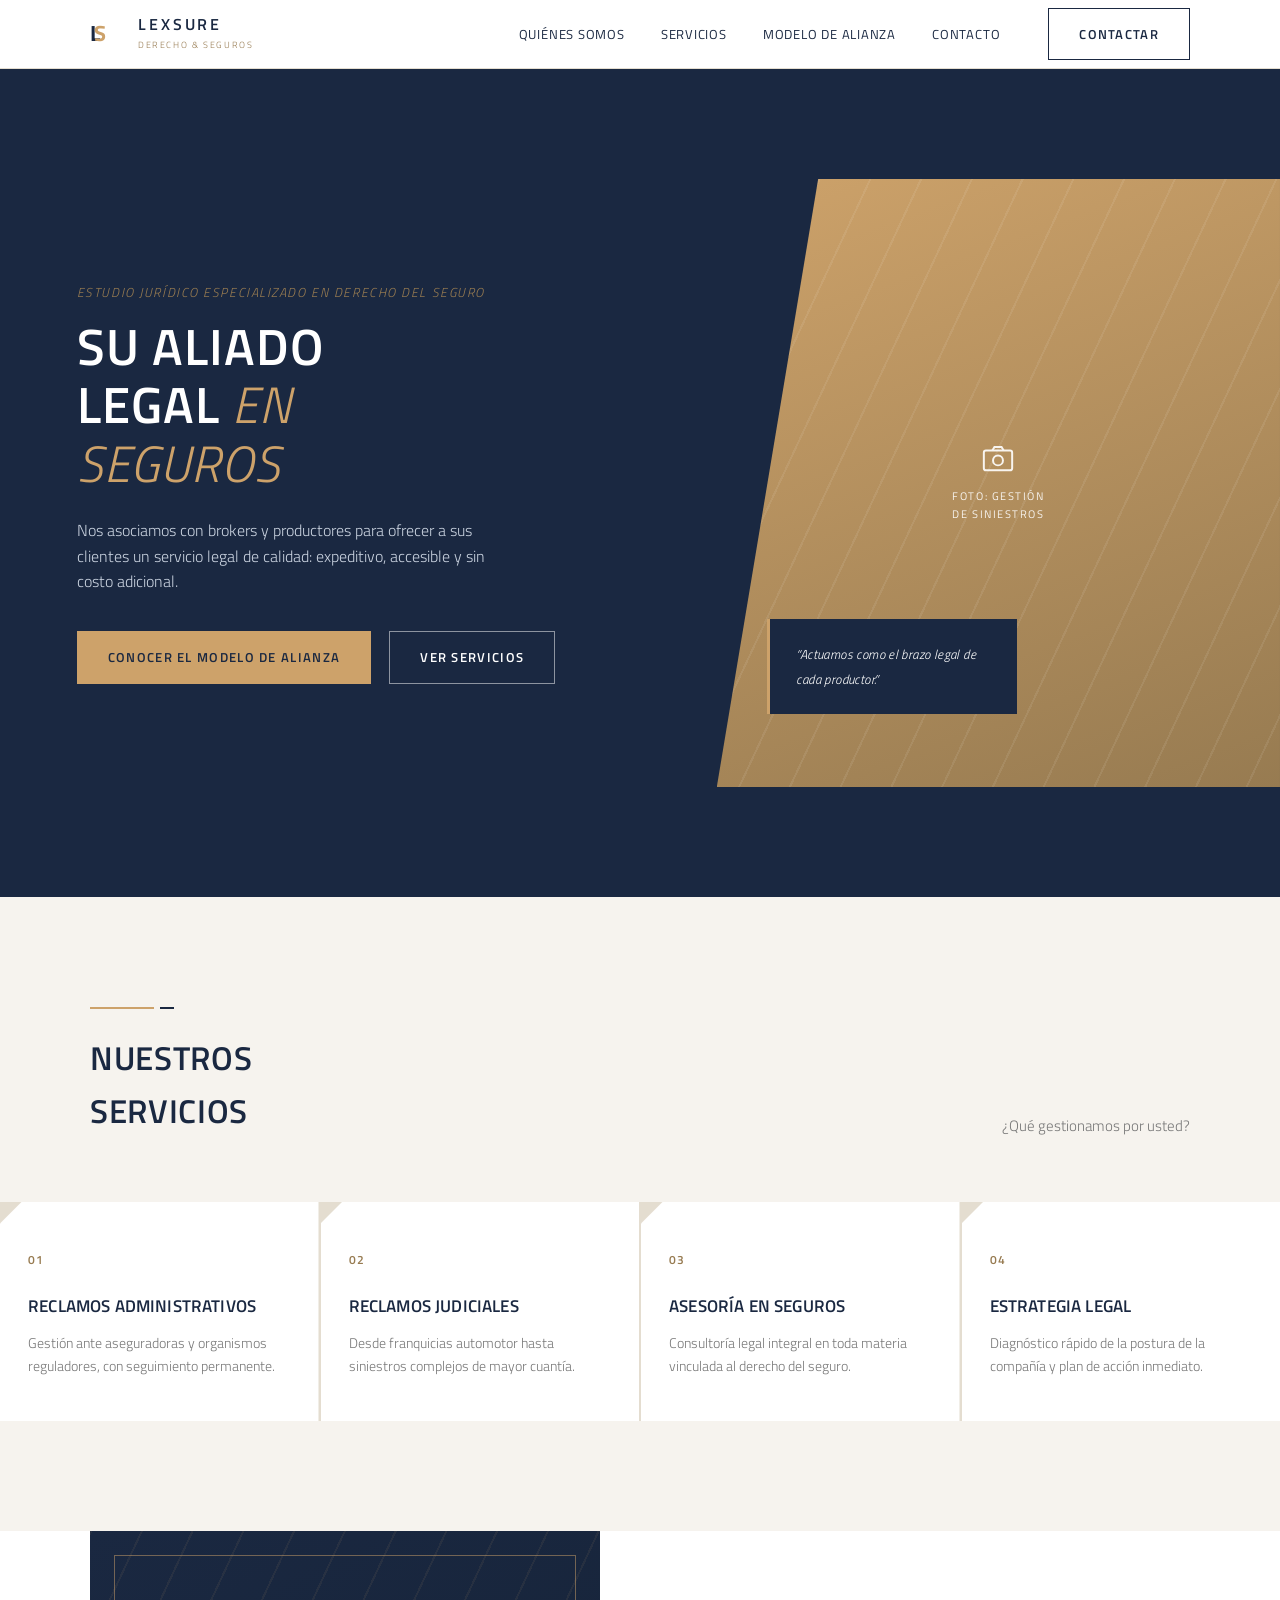
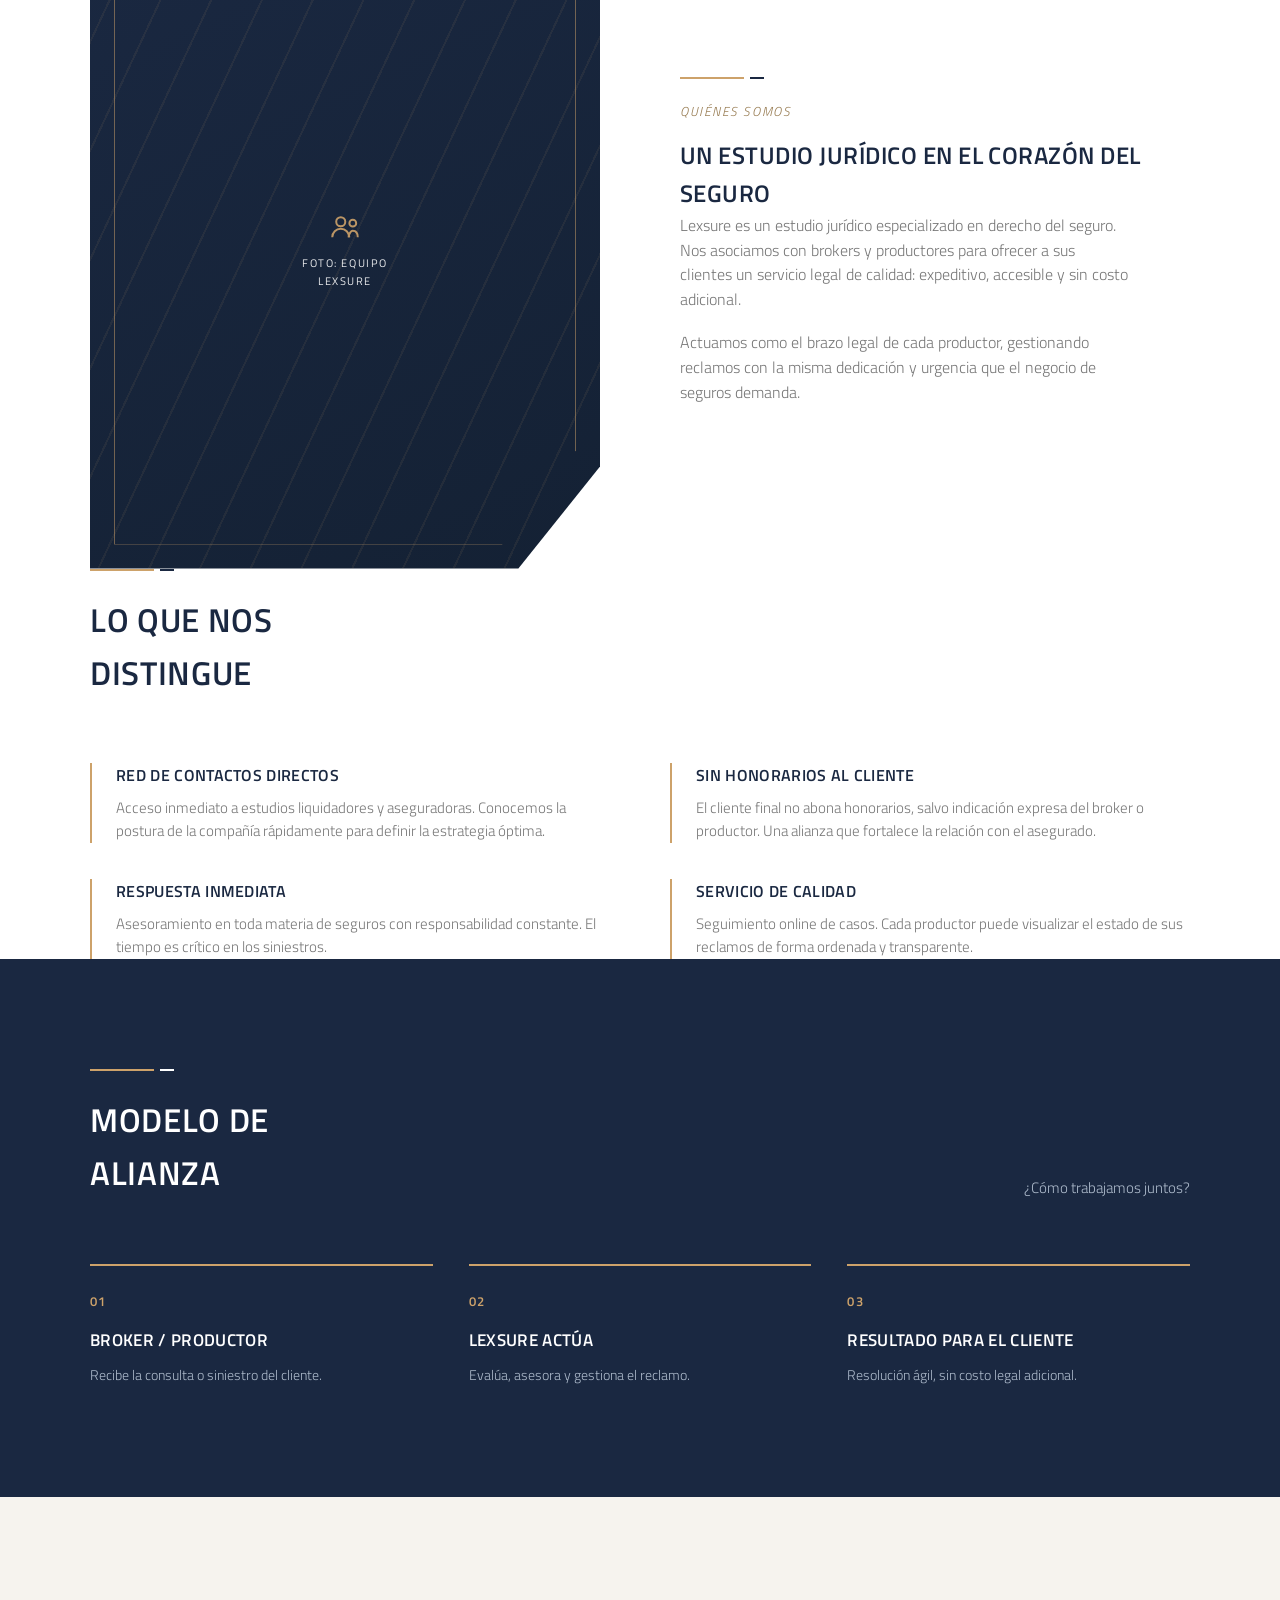
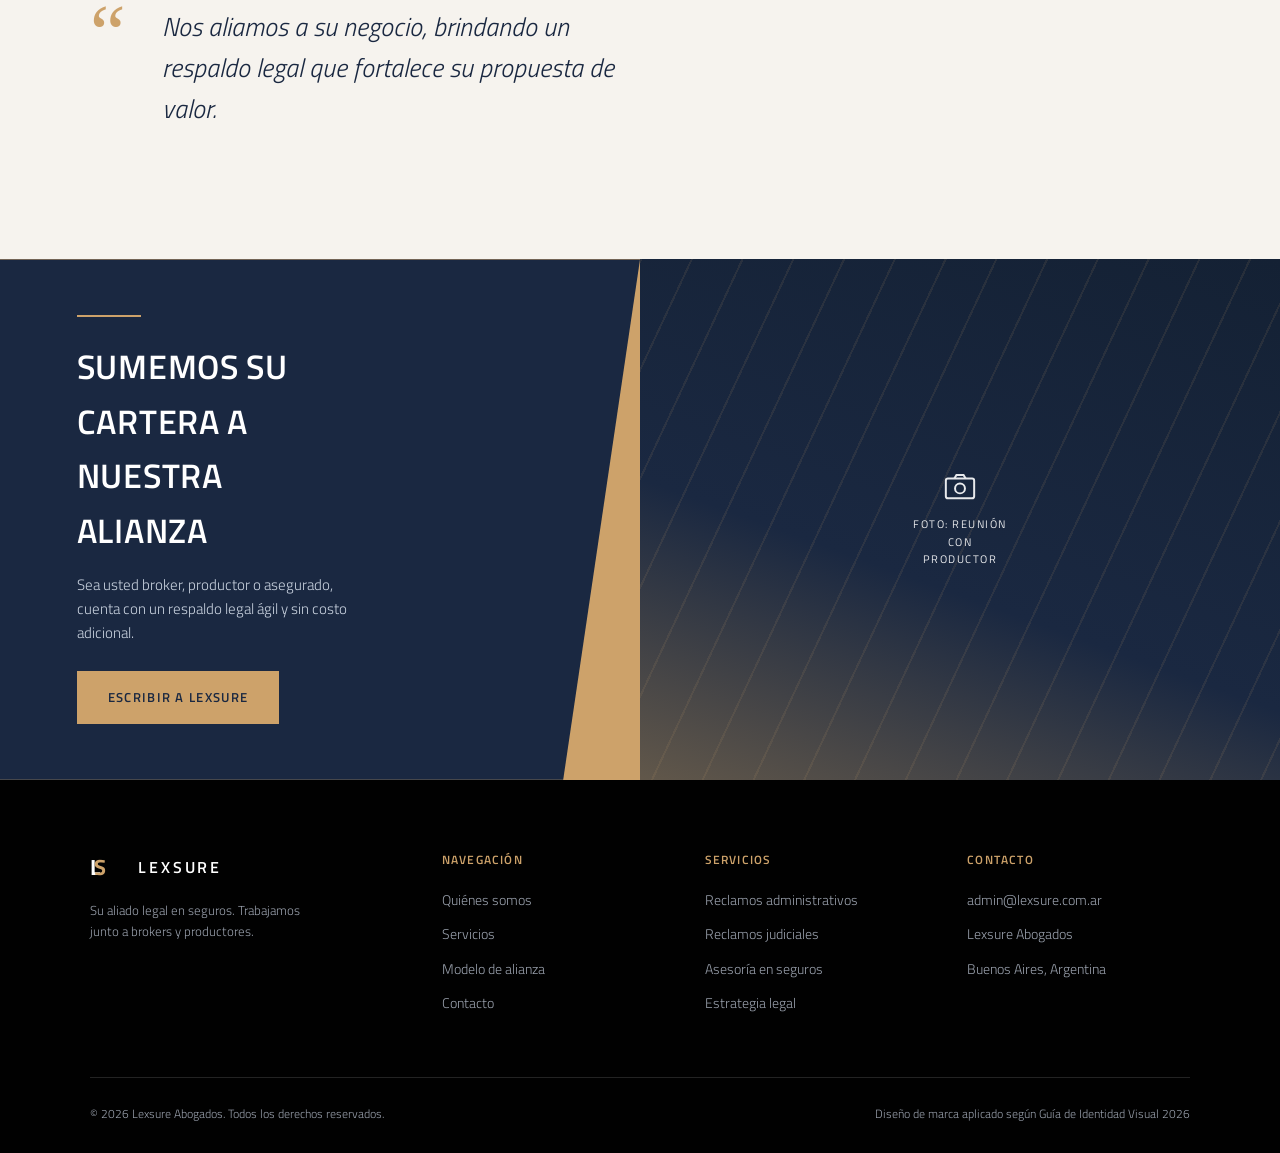
<file: reference/lexsure-propuesta-web.html>
<!DOCTYPE html>
<html lang="es">
<head>
<meta charset="UTF-8">
<meta name="viewport" content="width=device-width, initial-scale=1.0">
<title>LEXSURE — Propuesta de sitio web</title>
<link rel="preconnect" href="https://fonts.googleapis.com">
<link href="https://fonts.googleapis.com/css2?family=Titillium+Web:ital,wght@0,200;0,300;0,400;0,600;0,700;1,300;1,600&display=swap" rel="stylesheet">
<style>
  :root{
    --navy:#1a2841;
    --navy-print:#142134;
    --black:#010101;
    --gold:#cda26a;
    --gold-deep:#977b51;
    --cream:#f6f3ee;
    --white:#ffffff;
    --gray:#777777;
    --line:#e4ddd0;
    --maxw:1180px;
    --header-h:69px;
  }
  *{margin:0;padding:0;box-sizing:border-box;}
  html{scroll-behavior:smooth;}
  body{
    font-family:'Titillium Web', sans-serif;
    font-weight:300;
    color:var(--navy);
    background:var(--white);
    line-height:1.6;
    -webkit-font-smoothing:antialiased;
  }
  body.menu-open{overflow:hidden;}
  a{text-decoration:none;color:inherit;}
  img{display:block;max-width:100%;}
  .wrap{max-width:var(--maxw);margin:0 auto;padding:0 40px;}
  .eyebrow{
    font-style:italic;
    font-weight:300;
    letter-spacing:.12em;
    text-transform:uppercase;
    color:var(--gold-deep);
    font-size:13px;
    display:block;
    margin-bottom:14px;
  }
  h1,h2,h3{
    text-transform:uppercase;
    font-weight:600;
    letter-spacing:.02em;
    text-align:left;
  }
  p{text-align:left;}
  section[id]{scroll-margin-top:var(--header-h);}
  .btn{
    display:inline-flex;
    align-items:center;
    gap:10px;
    padding:15px 30px;
    font-size:13px;
    letter-spacing:.1em;
    text-transform:uppercase;
    font-weight:600;
    border:1px solid transparent;
    transition:all .25s ease;
    cursor:pointer;
    background:none;
  }
  .btn-gold{background:var(--gold); color:var(--navy);}
  .btn-gold:hover{background:var(--gold-deep); color:var(--white);}
  .btn-outline{border-color:rgba(255,255,255,.5); color:var(--white);}
  .btn-outline:hover{background:rgba(255,255,255,.1); border-color:var(--white);}
  .btn-outline-navy{border-color:var(--navy); color:var(--navy);}
  .btn-outline-navy:hover{background:var(--navy); color:var(--white);}

  /* ---------- HEADER ---------- */
  header{
    position:fixed; top:0; left:0; right:0; z-index:200;
    background:rgba(255,255,255,.92);
    backdrop-filter:blur(8px);
    border-bottom:1px solid var(--line);
    height:var(--header-h);
  }
  .header-inner{
    display:flex; align-items:center; justify-content:space-between;
    padding:16px 40px; max-width:var(--maxw); margin:0 auto; height:100%;
  }
  .logo{display:flex; align-items:center; gap:12px;}
  .logo-mark{
    width:36px;height:36px;position:relative;
    font-family:'Titillium Web';font-weight:700;font-size:22px;
    display:flex;
  }
  .logo-mark .l{color:var(--navy);}
  .logo-mark .s{color:var(--gold);margin-left:-6px;}
  .logo-text{line-height:1.1;}
  .logo-text .name{font-weight:600;letter-spacing:.18em;font-size:16px;color:var(--navy);}
  .logo-text .sub{font-size:9px;letter-spacing:.18em;color:var(--gold-deep);text-transform:uppercase;}
  nav ul{display:flex;list-style:none;gap:36px;align-items:center;}
  nav a{
    font-size:13px;letter-spacing:.06em;text-transform:uppercase;
    font-weight:400;color:var(--navy);position:relative;padding-bottom:4px;
  }
  nav a::after{
    content:'';position:absolute;left:0;bottom:0;height:1px;width:0;
    background:var(--gold);transition:width .25s ease;
  }
  nav a:hover::after{width:100%;}
  .nav-cta{margin-left:12px;}

  /* burger / mobile menu */
  .burger{
    display:none; flex-direction:column; justify-content:center; gap:5px;
    cursor:pointer; width:24px; height:24px; z-index:210; background:none; border:none; padding:0;
  }
  .burger span{
    width:24px;height:2px;background:var(--navy); transition:transform .25s ease, opacity .2s ease;
  }
  .burger[aria-expanded="true"] span:nth-child(1){transform:translateY(7px) rotate(45deg);}
  .burger[aria-expanded="true"] span:nth-child(2){opacity:0;}
  .burger[aria-expanded="true"] span:nth-child(3){transform:translateY(-7px) rotate(-45deg);}

  .mobile-menu{
    position:fixed; inset:var(--header-h) 0 0 0; z-index:190;
    background:var(--white);
    transform:translateY(-8px); opacity:0; pointer-events:none;
    transition:opacity .25s ease, transform .25s ease;
    display:flex; flex-direction:column; padding:36px 32px;
  }
  .mobile-menu.open{opacity:1; transform:translateY(0); pointer-events:auto;}
  .mobile-menu a{
    font-size:20px; text-transform:uppercase; letter-spacing:.04em; font-weight:400;
    padding:16px 0; border-bottom:1px solid var(--line); color:var(--navy);
  }
  .mobile-menu .btn{margin-top:28px; justify-content:center;}

  /* ---------- HERO ---------- */
  .hero{
    position:relative; margin-top:var(--header-h);
    min-height:92vh; display:flex;
    background:var(--navy);
    overflow:hidden;
  }
  .hero-copy{
    width:56%; display:flex; flex-direction:column; justify-content:center;
    padding:80px 6vw; position:relative; z-index:2;
  }
  .hero-copy h1{
    color:var(--white); font-size:clamp(34px,4vw,54px);
    line-height:1.14; font-weight:600; max-width:13ch;
  }
  .hero-copy h1 em{
    font-style:italic; color:var(--gold); font-weight:300;
  }
  .hero-copy p{
    color:#c9d2df; max-width:46ch; margin:26px 0 36px; font-size:16px; font-weight:300;
  }
  .hero-actions{display:flex;gap:18px;flex-wrap:wrap;}
  .hero-visual{
    width:44%; position:relative; overflow:hidden;
    background:linear-gradient(160deg, var(--gold) 0%, var(--gold-deep) 100%);
    clip-path:polygon(18% 0, 100% 0, 100% 100%, 0% 100%);
  }
  .hero-visual::before{
    content:'';position:absolute;inset:0;
    background:repeating-linear-gradient(115deg, rgba(255,255,255,.08) 0 2px, transparent 2px 46px);
  }
  .photo-ph{
    position:absolute; inset:0; z-index:1;
    display:flex; flex-direction:column; align-items:center; justify-content:center; gap:12px;
  }
  .photo-ph svg{width:34px;height:34px;opacity:.9;}
  .photo-ph span{
    font-size:11px; letter-spacing:.14em; text-transform:uppercase;
    color:rgba(255,255,255,.9); font-weight:400; text-align:center; max-width:16ch;
  }
  .hero-badge{
    position:absolute; left:9%; bottom:12%; z-index:2;
    background:var(--navy); color:var(--white);
    padding:22px 26px; max-width:250px;
    border-left:3px solid var(--gold);
  }
  .hero-badge span{
    font-size:13px;letter-spacing:.03em;color:var(--white);font-style:italic;font-weight:300;line-height:1.4;
  }

  /* ---------- SECTION GENERIC ---------- */
  section{padding:110px 0;}
  .section-head{
    display:flex; justify-content:space-between; align-items:flex-end;
    gap:40px; margin-bottom:64px; flex-wrap:wrap;
  }
  .section-head h2{font-size:clamp(26px,2.6vw,36px); max-width:16ch;}
  .section-head .desc{max-width:38ch; color:var(--gray); font-size:15px;}
  .divider{
    width:64px; height:2px; background:var(--gold); margin-bottom:22px;
    position:relative;
  }
  .divider::after{
    content:'';position:absolute;left:70px;top:0;width:14px;height:2px;
    background:var(--navy);
  }
  .process .divider::after{background:var(--white);}

  /* ---------- SERVICIOS ---------- */
  .areas{background:var(--cream);}
  .areas-grid{
    display:grid; grid-template-columns:repeat(4,1fr); gap:2px;
    background:var(--line);
  }
  .area-card{
    background:var(--white); padding:44px 28px; position:relative;
    clip-path:polygon(0 22px, 22px 0, 100% 0, 100% 100%, 0 100%);
    transition:background .25s ease;
  }
  .area-card:hover{background:var(--navy);}
  .area-card:hover h3, .area-card:hover p{color:var(--white);}
  .area-card:hover .area-num{color:var(--gold);}
  .area-num{font-size:12px;color:var(--gold-deep);letter-spacing:.1em;font-weight:600;}
  .area-card h3{font-size:17px; margin:22px 0 12px; letter-spacing:.01em;}
  .area-card p{font-size:14px;color:var(--gray);}

  /* ---------- ABOUT / QUIENES SOMOS ---------- */
  .about{display:grid; grid-template-columns:1fr 1fr; gap:80px; align-items:center;}
  .about-visual{
    aspect-ratio:4/5; position:relative; overflow:hidden;
    background:linear-gradient(155deg,var(--navy) 0%, var(--navy-print) 100%);
    clip-path:polygon(0 0, 100% 0, 100% 84%, 84% 100%, 0 100%);
  }
  .about-visual::before{
    content:'';position:absolute;inset:0;
    background:repeating-linear-gradient(115deg, rgba(205,162,106,.08) 0 2px, transparent 2px 46px);
  }
  .about-visual::after{
    content:'';position:absolute;inset:24px;
    border:1px solid rgba(205,162,106,.5);
    clip-path:polygon(0 0, 100% 0, 100% 84%, 84% 100%, 0 100%);
  }
  .about-copy p{color:var(--gray); font-size:15.5px; margin-bottom:18px; max-width:50ch;}

  /* ---------- LO QUE NOS DISTINGUE ---------- */
  .distingue-grid{
    display:grid; grid-template-columns:repeat(2,1fr); gap:36px 60px;
  }
  .distingue-item{border-left:2px solid var(--gold); padding-left:24px;}
  .distingue-item h3{font-size:16px; margin-bottom:8px;}
  .distingue-item p{font-size:14.5px; color:var(--gray);}

  /* ---------- MODELO DE ALIANZA / PROCESS ---------- */
  .process{background:var(--navy); color:var(--white);}
  .process .section-head h2, .process .section-head .desc{color:var(--white);}
  .process .section-head .desc{color:#aebbcc;}
  .steps{display:grid; grid-template-columns:repeat(4,1fr); gap:36px;}
  .steps-3{grid-template-columns:repeat(3,1fr);}
  .step{border-top:2px solid var(--gold); padding-top:22px;}
  .step .step-num{font-size:13px; color:var(--gold); font-weight:600; letter-spacing:.1em;}
  .step h3{font-size:17px; margin:14px 0 10px; color:var(--white);}
  .step p{font-size:14px; color:#aebbcc;}

  /* ---------- TESTIMONIAL / PULL QUOTE ---------- */
  .testimonial-section{background:var(--cream); padding-bottom:130px;}
  .quote-block{
    display:grid; grid-template-columns:auto 1.6fr; gap:36px; align-items:start;
  }
  .quote-mark{font-family:Georgia,serif; font-size:80px; color:var(--gold); line-height:1; margin-top:-14px;}
  blockquote{
    font-size:clamp(20px,2vw,26px); font-weight:300; font-style:italic; color:var(--navy);
    max-width:32ch;
  }
  .quote-attr{margin-top:22px; font-style:normal; font-size:13px; letter-spacing:.06em; color:var(--gray); text-transform:uppercase;}

  /* ---------- CTA BAND ---------- */
  .cta-band{
    position:relative; background:var(--gold); padding:0;
    display:flex; min-height:280px;
  }
  .cta-band .cta-navy{
    width:50%; background:var(--navy); color:var(--white);
    display:flex; flex-direction:column; justify-content:center; padding:56px 6vw;
    clip-path:polygon(0 0, 100% 0, 88% 100%, 0 100%);
  }
  .cta-band .cta-navy h2{font-size:clamp(24px,2.8vw,34px); max-width:14ch; color:var(--white);}
  .cta-band .cta-navy p{color:#c9d2df; margin:16px 0 26px; max-width:36ch; font-size:15px;}
  .cta-band .cta-empty{
    width:50%; position:relative; overflow:hidden;
    background:linear-gradient(200deg, var(--navy-print) 0%, var(--navy) 60%, var(--gold-deep) 130%);
  }
  .cta-band .cta-empty::before{
    content:'';position:absolute;inset:0;
    background:repeating-linear-gradient(115deg, rgba(205,162,106,.1) 0 2px, transparent 2px 46px);
  }

  /* ---------- FOOTER ---------- */
  footer{background:var(--black); color:#9aa1ad; padding:70px 0 30px;}
  .foot-grid{display:grid; grid-template-columns:1.4fr 1fr 1fr 1fr; gap:40px; padding-bottom:50px; border-bottom:1px solid #232323;}
  .foot-col h4{font-size:12px; letter-spacing:.1em; text-transform:uppercase; color:var(--gold); margin-bottom:20px; font-weight:600;}
  .foot-col ul{list-style:none;}
  .foot-col li{margin-bottom:12px; font-size:14px;}
  .foot-col a:hover{color:var(--gold);}
  .foot-bottom{
    display:flex; justify-content:space-between; align-items:center; padding-top:26px;
    font-size:12px; flex-wrap:wrap; gap:10px;
  }
  .foot-logo{display:flex;align-items:center;gap:12px;margin-bottom:14px;}

  /* ---------- RESPONSIVE ---------- */
  @media (max-width:900px){
    nav ul{display:none;}
    .burger{display:flex;}
    .hero{flex-direction:column; min-height:auto;}
    .hero-copy, .hero-visual{width:100%;}
    .hero-visual{clip-path:none; min-height:280px;}
    .hero-badge{position:static; margin:24px 6vw 40px; max-width:none;}
    .areas-grid{grid-template-columns:repeat(2,1fr);}
    .about{grid-template-columns:1fr; gap:40px;}
    .distingue-grid{grid-template-columns:1fr; gap:26px;}
    .steps{grid-template-columns:repeat(2,1fr);}
    .steps-3{grid-template-columns:1fr;}
    .quote-block{grid-template-columns:1fr; gap:8px;}
    .quote-mark{margin-top:0;}
    .testimonial-section{padding-bottom:70px;}
    .cta-band{flex-direction:column;}
    .cta-band .cta-navy{width:100%; clip-path:none; padding:60px 6vw;}
    .cta-band .cta-empty{width:100%; min-height:220px;}
    .foot-grid{grid-template-columns:1fr 1fr;}
    .wrap{padding:0 24px;}
    section{padding:70px 0;}
  }
  @media (prefers-reduced-motion: reduce){
    html{scroll-behavior:auto;}
    *{transition:none !important;}
  }
</style>
</head>
<body>

<header>
  <div class="header-inner">
    <a href="#" class="logo">
      <span class="logo-mark"><span class="l">L</span><span class="s">S</span></span>
      <span class="logo-text">
        <span class="name">LEXSURE</span><br>
        <span class="sub">Derecho &amp; Seguros</span>
      </span>
    </a>
    <nav>
      <ul>
        <li><a href="#nosotros">Quiénes somos</a></li>
        <li><a href="#servicios">Servicios</a></li>
        <li><a href="#alianza">Modelo de alianza</a></li>
        <li><a href="#contacto">Contacto</a></li>
        <li class="nav-cta"><a href="#contacto" class="btn btn-outline-navy">Contactar</a></li>
      </ul>
    </nav>
    <button class="burger" aria-label="Abrir menú" aria-expanded="false"><span></span><span></span><span></span></button>
  </div>
</header>

<nav class="mobile-menu" id="mobileMenu">
  <a href="#nosotros">Quiénes somos</a>
  <a href="#servicios">Servicios</a>
  <a href="#alianza">Modelo de alianza</a>
  <a href="#contacto">Contacto</a>
  <a href="#contacto" class="btn btn-gold">Contactar</a>
</nav>

<section class="hero">
  <div class="hero-copy">
    <span class="eyebrow">Estudio jurídico especializado en derecho del seguro</span>
    <h1>Su aliado legal <em>en seguros</em></h1>
    <p>Nos asociamos con brokers y productores para ofrecer a sus clientes un servicio legal de calidad: expeditivo, accesible y sin costo adicional.</p>
    <div class="hero-actions">
      <a href="#alianza" class="btn btn-gold">Conocer el modelo de alianza</a>
      <a href="#servicios" class="btn btn-outline">Ver servicios</a>
    </div>
  </div>
  <div class="hero-visual">
    <div class="photo-ph">
      <svg viewBox="0 0 24 24" fill="none" stroke="white" stroke-width="1.4"><rect x="2" y="6" width="20" height="14" rx="1.5"/><circle cx="12" cy="13" r="3.5"/><path d="M8 6l1.5-2.5h5L16 6"/></svg>
      <span>Foto: gestión de siniestros</span>
    </div>
    <div class="hero-badge">
      <span>“Actuamos como el brazo legal de cada productor.”</span>
    </div>
  </div>
</section>

<section class="areas" id="servicios">
  <div class="wrap">
    <div class="section-head">
      <div>
        <div class="divider"></div>
        <h2>Nuestros servicios</h2>
      </div>
      <p class="desc">¿Qué gestionamos por usted?</p>
    </div>
  </div>
  <div class="areas-grid">
    <div class="area-card">
      <span class="area-num">01</span>
      <h3>Reclamos administrativos</h3>
      <p>Gestión ante aseguradoras y organismos reguladores, con seguimiento permanente.</p>
    </div>
    <div class="area-card">
      <span class="area-num">02</span>
      <h3>Reclamos judiciales</h3>
      <p>Desde franquicias automotor hasta siniestros complejos de mayor cuantía.</p>
    </div>
    <div class="area-card">
      <span class="area-num">03</span>
      <h3>Asesoría en seguros</h3>
      <p>Consultoría legal integral en toda materia vinculada al derecho del seguro.</p>
    </div>
    <div class="area-card">
      <span class="area-num">04</span>
      <h3>Estrategia legal</h3>
      <p>Diagnóstico rápido de la postura de la compañía y plan de acción inmediato.</p>
    </div>
  </div>
</section>

<section class="wrap" id="nosotros">
  <div class="about">
    <div class="about-visual">
      <div class="photo-ph">
        <svg viewBox="0 0 24 24" fill="none" stroke="#cda26a" stroke-width="1.4"><circle cx="9" cy="9" r="3.2"/><path d="M3 20c0-3.5 2.7-6 6-6s6 2.5 6 6"/><circle cx="17.5" cy="10" r="2.4"/><path d="M14.5 20c.2-2.8 1.8-4.6 3-4.6 2.3 0 3.5 2 3.5 4.6"/></svg>
        <span>Foto: equipo Lexsure</span>
      </div>
    </div>
    <div class="about-copy">
      <div class="divider"></div>
      <span class="eyebrow">Quiénes somos</span>
      <h2>Un estudio jurídico en el corazón del seguro</h2>
      <p>Lexsure es un estudio jurídico especializado en derecho del seguro. Nos asociamos con brokers y productores para ofrecer a sus clientes un servicio legal de calidad: expeditivo, accesible y sin costo adicional.</p>
      <p>Actuamos como el brazo legal de cada productor, gestionando reclamos con la misma dedicación y urgencia que el negocio de seguros demanda.</p>
    </div>
  </div>
</section>

<section class="wrap">
  <div class="section-head">
    <div>
      <div class="divider"></div>
      <h2>Lo que nos distingue</h2>
    </div>
  </div>
  <div class="distingue-grid">
    <div class="distingue-item">
      <h3>Red de contactos directos</h3>
      <p>Acceso inmediato a estudios liquidadores y aseguradoras. Conocemos la postura de la compañía rápidamente para definir la estrategia óptima.</p>
    </div>
    <div class="distingue-item">
      <h3>Sin honorarios al cliente</h3>
      <p>El cliente final no abona honorarios, salvo indicación expresa del broker o productor. Una alianza que fortalece la relación con el asegurado.</p>
    </div>
    <div class="distingue-item">
      <h3>Respuesta inmediata</h3>
      <p>Asesoramiento en toda materia de seguros con responsabilidad constante. El tiempo es crítico en los siniestros.</p>
    </div>
    <div class="distingue-item">
      <h3>Servicio de calidad</h3>
      <p>Seguimiento online de casos. Cada productor puede visualizar el estado de sus reclamos de forma ordenada y transparente.</p>
    </div>
  </div>
</section>

<section class="process" id="alianza">
  <div class="wrap">
    <div class="section-head">
      <div>
        <div class="divider"></div>
        <h2>Modelo de alianza</h2>
      </div>
      <p class="desc">¿Cómo trabajamos juntos?</p>
    </div>
    <div class="steps steps-3">
      <div class="step">
        <span class="step-num">01</span>
        <h3>Broker / Productor</h3>
        <p>Recibe la consulta o siniestro del cliente.</p>
      </div>
      <div class="step">
        <span class="step-num">02</span>
        <h3>Lexsure actúa</h3>
        <p>Evalúa, asesora y gestiona el reclamo.</p>
      </div>
      <div class="step">
        <span class="step-num">03</span>
        <h3>Resultado para el cliente</h3>
        <p>Resolución ágil, sin costo legal adicional.</p>
      </div>
    </div>
  </div>
</section>

<section class="testimonial-section">
  <div class="wrap">
    <div class="quote-block">
      <div class="quote-mark">&ldquo;</div>
      <div>
        <blockquote>Nos aliamos a su negocio, brindando un respaldo legal que fortalece su propuesta de valor.</blockquote>
      </div>
    </div>
  </div>
</section>

<section class="cta-band" id="contacto">
  <div class="cta-navy">
    <div class="divider"></div>
    <h2>Sumemos su cartera a nuestra alianza</h2>
    <p>Sea usted broker, productor o asegurado, cuenta con un respaldo legal ágil y sin costo adicional.</p>
    <div>
      <a href="mailto:admin@lexsure.com.ar" class="btn btn-gold">Escribir a Lexsure</a>
    </div>
  </div>
  <div class="cta-empty">
    <div class="photo-ph">
      <svg viewBox="0 0 24 24" fill="none" stroke="white" stroke-width="1.4"><rect x="2" y="6" width="20" height="14" rx="1.5"/><circle cx="12" cy="13" r="3.5"/><path d="M8 6l1.5-2.5h5L16 6"/></svg>
      <span>Foto: reunión con productor</span>
    </div>
  </div>
</section>

<footer>
  <div class="wrap">
    <div class="foot-grid">
      <div class="foot-col">
        <div class="foot-logo">
          <span class="logo-mark"><span class="l" style="color:#fff">L</span><span class="s">S</span></span>
          <span class="logo-text"><span class="name" style="color:#fff">LEXSURE</span></span>
        </div>
        <p style="font-size:13px;max-width:32ch;">Su aliado legal en seguros. Trabajamos junto a brokers y productores.</p>
      </div>
      <div class="foot-col">
        <h4>Navegación</h4>
        <ul>
          <li><a href="#nosotros">Quiénes somos</a></li>
          <li><a href="#servicios">Servicios</a></li>
          <li><a href="#alianza">Modelo de alianza</a></li>
          <li><a href="#contacto">Contacto</a></li>
        </ul>
      </div>
      <div class="foot-col">
        <h4>Servicios</h4>
        <ul>
          <li><a href="#">Reclamos administrativos</a></li>
          <li><a href="#">Reclamos judiciales</a></li>
          <li><a href="#">Asesoría en seguros</a></li>
          <li><a href="#">Estrategia legal</a></li>
        </ul>
      </div>
      <div class="foot-col">
        <h4>Contacto</h4>
        <ul>
          <li>admin@lexsure.com.ar</li>
          <li>Lexsure Abogados</li>
          <li>Buenos Aires, Argentina</li>
        </ul>
      </div>
    </div>
    <div class="foot-bottom">
      <span>© 2026 Lexsure Abogados. Todos los derechos reservados.</span>
      <span>Diseño de marca aplicado según Guía de Identidad Visual 2026</span>
    </div>
  </div>
</footer>

<script>
  const burger = document.querySelector('.burger');
  const mobileMenu = document.getElementById('mobileMenu');

  function closeMenu(){
    burger.setAttribute('aria-expanded','false');
    mobileMenu.classList.remove('open');
    document.body.classList.remove('menu-open');
  }
  function openMenu(){
    burger.setAttribute('aria-expanded','true');
    mobileMenu.classList.add('open');
    document.body.classList.add('menu-open');
  }
  burger.addEventListener('click', () => {
    const isOpen = burger.getAttribute('aria-expanded') === 'true';
    isOpen ? closeMenu() : openMenu();
  });
  mobileMenu.querySelectorAll('a').forEach(link => {
    link.addEventListener('click', closeMenu);
  });
</script>

</body>
</html>
</file>
<file: css/styles.css>
/* =========================================================
   LEXSURE — Derecho & Seguros
   Hoja de estilos única del sitio.
   Extraída de reference/lexsure-propuesta-web.html (mockup
   aprobado) sin cambiar el comportamiento visual existente,
   más componentes nuevos para el sitio multi-página
   (.page-header, .service-detail-*, .contact-*, nav activo).
   ========================================================= */

:root{
  --navy:#1a2841;
  --navy-print:#142134;
  --black:#010101;
  --gold:#cda26a;
  --gold-deep:#977b51;
  --cream:#f6f3ee;
  --white:#ffffff;
  --gray:#777777;
  --line:#e4ddd0;
  --maxw:1180px;
  --header-h:69px;
}
*{margin:0;padding:0;box-sizing:border-box;}
html{scroll-behavior:smooth;}
body{
  font-family:'Titillium Web', sans-serif;
  font-weight:300;
  color:var(--navy);
  background:var(--white);
  line-height:1.6;
  -webkit-font-smoothing:antialiased;
}
body.menu-open{overflow:hidden;}
a{text-decoration:none;color:inherit;}
img{display:block;max-width:100%;}
.wrap{max-width:var(--maxw);margin:0 auto;padding:0 40px;}
.eyebrow{
  font-style:italic;
  font-weight:300;
  letter-spacing:.12em;
  text-transform:uppercase;
  color:var(--gold-deep);
  font-size:13px;
  display:block;
  margin-bottom:14px;
}
h1,h2,h3{
  text-transform:uppercase;
  font-weight:600;
  letter-spacing:.02em;
  text-align:left;
}
p{text-align:left;}
section[id]{scroll-margin-top:var(--header-h);}
.btn{
  display:inline-flex;
  align-items:center;
  gap:10px;
  padding:15px 30px;
  font-size:13px;
  letter-spacing:.1em;
  text-transform:uppercase;
  font-weight:600;
  border:1px solid transparent;
  transition:all .25s ease;
  cursor:pointer;
  background:none;
}
.btn-gold{background:var(--gold); color:var(--navy);}
.btn-gold:hover{background:var(--gold-deep); color:var(--white);}
.btn-outline{border-color:rgba(255,255,255,.5); color:var(--white);}
.btn-outline:hover{background:rgba(255,255,255,.1); border-color:var(--white);}
.btn-outline-navy{border-color:var(--navy); color:var(--navy);}
.btn-outline-navy:hover{background:var(--navy); color:var(--white);}

/* ---------- HEADER ---------- */
header{
  position:fixed; top:0; left:0; right:0; z-index:200;
  background:rgba(255,255,255,.92);
  backdrop-filter:blur(8px);
  border-bottom:1px solid var(--line);
  height:var(--header-h);
}
.header-inner{
  display:flex; align-items:center; justify-content:space-between;
  padding:16px 40px; max-width:var(--maxw); margin:0 auto; height:100%;
}
.logo{display:flex; align-items:center; gap:12px;}
.logo-mark-img{height:36px;width:auto;display:block;}
.foot-logo-img{height:60px;width:auto;display:block;}
.logo-text{line-height:1.1;}
.logo-text .name{font-weight:600;letter-spacing:.18em;font-size:16px;color:var(--navy);}
.logo-text .sub{font-size:9px;letter-spacing:.18em;color:var(--gold-deep);text-transform:uppercase;}
nav ul{display:flex;list-style:none;gap:36px;align-items:center;}
nav a{
  font-size:13px;letter-spacing:.06em;text-transform:uppercase;
  font-weight:400;color:var(--navy);position:relative;padding-bottom:4px;
}
nav a::after{
  content:'';position:absolute;left:0;bottom:0;height:1px;width:0;
  background:var(--gold);transition:width .25s ease;
}
nav a:hover::after{width:100%;}
nav a.active{color:var(--gold-deep);}
nav a.active::after{width:100%;}
.nav-cta{margin-left:12px;}

/* burger / mobile menu */
.burger{
  display:none; flex-direction:column; justify-content:center; gap:5px;
  cursor:pointer; width:24px; height:24px; z-index:210; background:none; border:none; padding:0;
}
.burger span{
  width:24px;height:2px;background:var(--navy); transition:transform .25s ease, opacity .2s ease;
}
.burger[aria-expanded="true"] span:nth-child(1){transform:translateY(7px) rotate(45deg);}
.burger[aria-expanded="true"] span:nth-child(2){opacity:0;}
.burger[aria-expanded="true"] span:nth-child(3){transform:translateY(-7px) rotate(-45deg);}

.mobile-menu{
  position:fixed; inset:var(--header-h) 0 0 0; z-index:190;
  background:var(--white);
  transform:translateY(-8px); opacity:0; pointer-events:none;
  transition:opacity .25s ease, transform .25s ease;
  display:flex; flex-direction:column; padding:36px 32px;
}
.mobile-menu.open{opacity:1; transform:translateY(0); pointer-events:auto;}
.mobile-menu a{
  font-size:20px; text-transform:uppercase; letter-spacing:.04em; font-weight:400;
  padding:16px 0; border-bottom:1px solid var(--line); color:var(--navy);
}
.mobile-menu a.active{color:var(--gold-deep); border-color:var(--gold);}
.mobile-menu .btn{
  margin-top:28px; justify-content:center; padding:15px 30px;
  font-size:13px; letter-spacing:.1em; font-weight:600; border:1px solid transparent;
}
.mobile-menu .btn.active{color:var(--navy); border-color:transparent;}

/* ---------- HERO (home) ---------- */
.hero{
  position:relative; margin-top:var(--header-h); padding:0;
  min-height:92vh; display:flex;
  background:var(--navy);
  overflow:hidden;
}
.hero-copy{
  width:56%; display:flex; flex-direction:column; justify-content:center;
  padding:80px 6vw; position:relative; z-index:2;
}
.hero-copy h1{
  color:var(--white); font-size:clamp(34px,4vw,54px);
  line-height:1.14; font-weight:600; max-width:13ch;
}
.hero-copy h1 em{
  font-style:italic; color:var(--gold); font-weight:300;
}
.hero-copy p{
  color:#c9d2df; max-width:46ch; margin:26px 0 36px; font-size:16px; font-weight:300;
}
.hero-actions{display:flex;gap:18px;flex-wrap:wrap;}
.hero-visual{
  width:44%; position:relative; overflow:hidden;
  background:linear-gradient(160deg, var(--gold) 0%, var(--gold-deep) 100%);
  clip-path:polygon(18% 0, 100% 0, 100% 100%, 0% 100%);
}
.hero-visual::before{
  content:'';position:absolute;inset:0;z-index:1;
  background:repeating-linear-gradient(115deg, rgba(255,255,255,.08) 0 2px, transparent 2px 46px);
}
.photo-ph{
  position:absolute; inset:0; z-index:1;
  display:flex; flex-direction:column; align-items:center; justify-content:center; gap:12px;
}
.photo-ph svg{width:34px;height:34px;opacity:.9;}
.photo-ph span{
  font-size:11px; letter-spacing:.14em; text-transform:uppercase;
  color:rgba(255,255,255,.9); font-weight:400; text-align:center; max-width:16ch;
}
.cover-img{position:absolute;inset:0;width:100%;height:100%;object-fit:cover;z-index:0;}
/* Encuadre: mantiene visible la carpeta con el logo (abajo a la izquierda de la foto). */
.hero-visual .cover-img{object-position:35% center;}
/* Badge arriba, sobre la pared navy, para no tapar la carpeta. */
.hero-badge{
  position:absolute; left:24%; top:10%; z-index:2;
  background:var(--navy); color:var(--white);
  padding:22px 26px; max-width:250px;
  border-left:3px solid var(--gold);
}
.hero-badge span{
  font-size:13px;letter-spacing:.03em;color:var(--white);font-style:italic;font-weight:300;line-height:1.4;
}

/* ---------- PAGE HEADER (inner pages) ---------- */
.page-header{
  position:relative; margin-top:var(--header-h);
  min-height:280px; display:flex; align-items:center;
  background:var(--navy); overflow:hidden; padding:70px 0;
}
.page-header::before{
  content:'';position:absolute;inset:0;
  background:repeating-linear-gradient(115deg, rgba(205,162,106,.08) 0 2px, transparent 2px 46px);
}
.page-header::after{
  content:'';position:absolute;top:0;right:0;bottom:0;width:34%;
  background:linear-gradient(160deg, var(--gold) 0%, var(--gold-deep) 100%);
  clip-path:polygon(30% 0, 100% 0, 100% 100%, 0% 100%);
}
.page-header .wrap{position:relative;z-index:2;width:100%;}
.page-header h1{
  color:var(--white); font-size:clamp(28px,3.4vw,42px); max-width:20ch; font-weight:600;
}
.page-header p{
  color:#c9d2df; max-width:54ch; margin-top:18px; font-size:15.5px; font-weight:300;
}
.page-header .eyebrow-grande{font-size:18px; letter-spacing:.08em;}
/* Variante con logo junto al título y foto en el panel diagonal (quiénes somos). */
.page-header-marca{min-height:200px; padding:44px 0;}
.page-header-marca::after{content:none;}
.page-header-marca .wrap{display:flex; align-items:center; gap:32px;}
.page-header-logo{height:110px; width:auto; flex-shrink:0;}
.page-header-marca .wrap > div{min-width:0;}
.page-header-marca h1{max-width:26ch;}
.page-header-foto{
  position:absolute; top:0; right:0; bottom:0; width:34%; overflow:hidden;
  background:linear-gradient(160deg, var(--gold) 0%, var(--gold-deep) 100%);
  clip-path:polygon(30% 0, 100% 0, 100% 100%, 0% 100%);
}

/* ---------- SECTION GENERIC ---------- */
section{padding:110px 0;}
.section-head{
  display:flex; justify-content:space-between; align-items:flex-end;
  gap:40px; margin-bottom:64px; flex-wrap:wrap;
}
.section-head h2{font-size:clamp(26px,2.6vw,36px); max-width:16ch;}
.section-head .desc{max-width:38ch; color:var(--gray); font-size:15px;}
.section-head .desc-grande{font-size:20px;}
.divider{
  width:64px; height:2px; background:var(--gold); margin-bottom:22px;
  position:relative;
}
.divider::after{
  content:'';position:absolute;left:70px;top:0;width:14px;height:2px;
  background:var(--navy);
}
.process .divider::after{background:var(--white);}
.section-cta{margin-top:48px;}

/* ---------- SERVICIOS (resumen — grid de tarjetas) ---------- */
.areas{background:var(--cream);}
.areas-grid{
  max-width:var(--maxw); margin:0 auto; padding:0 40px;
  display:grid; grid-template-columns:repeat(4,1fr); gap:28px;
}
.area-card{
  background-color:var(--white);
  background-image:linear-gradient(135deg, var(--gold) 50%, transparent 50%);
  background-repeat:no-repeat; background-position:top left; background-size:22px 22px;
  padding:44px 28px; position:relative;
  border:1px solid rgba(26,40,65,.1);
  box-shadow:0 4px 16px rgba(26,40,65,.06);
  transition:background-color .25s ease, box-shadow .25s ease, transform .25s ease;
}
.area-card:hover{
  background-color:var(--navy);
  box-shadow:0 16px 32px rgba(26,40,65,.28);
  transform:translateY(-3px);
}
.area-card:hover h3, .area-card:hover p{color:var(--white);}
.area-card:hover .area-num{color:var(--gold);}
.area-num{
  display:block; font-size:38px; font-weight:700; line-height:1;
  color:rgba(26,40,65,.16); letter-spacing:0; margin-bottom:18px; position:relative;
  transition:color .25s ease;
}
.area-num::after{
  content:''; position:absolute; left:0; bottom:-10px; width:24px; height:2px; background:var(--gold);
}
.area-card h3{font-size:17px; margin:22px 0 12px; letter-spacing:.01em;}
.area-card p{font-size:14px;color:var(--gray);}

/* ---------- SERVICIOS (detalle — filas completas) ---------- */
.service-detail-list{display:flex; flex-direction:column;}
.service-detail-item{
  display:grid; grid-template-columns:120px 1fr; gap:40px; align-items:start;
  padding:48px 40px;
  clip-path:polygon(0 26px, 26px 0, 100% 0, 100% 100%, 0 100%);
}
.service-detail-item:nth-child(even){background:var(--cream);}
.service-detail-num{
  font-weight:600; font-size:48px; color:var(--gold-deep); line-height:1;
}
.service-detail-item h3{font-size:21px; margin-bottom:14px;}
.service-detail-item p{font-size:15.5px; color:var(--gray); max-width:60ch;}

/* ---------- QUIENES SOMOS ---------- */
.quienes-somos{padding-bottom:0;}
.quienes-somos .section-head{margin-bottom:28px;}
.about-copy p{color:var(--gray); font-size:15.5px; margin-bottom:18px; max-width:50ch;}

/* ---------- EQUIPO (quiénes somos) ---------- */
.equipo{background:var(--cream);}
.equipo-grid{display:grid; grid-template-columns:repeat(2,1fr); gap:60px;}
.perfil-foto{
  aspect-ratio:1/1; position:relative; overflow:hidden; margin-bottom:32px;
  background-color:var(--navy);
  background-image:
    linear-gradient(135deg, var(--gold) 50%, transparent 50%),
    linear-gradient(155deg, var(--navy) 0%, var(--navy-print) 100%);
  background-repeat:no-repeat; background-position:top left;
  background-size:22px 22px, 100% 100%;
  clip-path:polygon(0 0, 100% 0, 100% 88%, 88% 100%, 0 100%);
}
.perfil-foto::before{
  content:'';position:absolute;inset:0;z-index:1;
  background:repeating-linear-gradient(115deg, rgba(205,162,106,.08) 0 2px, transparent 2px 46px);
}
.perfil-foto img{
  position:absolute; left:50%; bottom:0; z-index:2;
  width:100%; height:auto; transform:translateX(-50%);
}
/* Recorte con borde inferior curvo: se amplía y se esconde la curva bajo el panel. */
.perfil-foto-recorte img{width:110%; bottom:-16%;}
/* Texto en navy: el dorado oscuro y el gris no llegan a AA sobre crema. */
.perfil-copy .eyebrow{color:var(--navy); margin-bottom:6px;}
.perfil-copy h3{font-size:21px; margin-bottom:16px;}
.perfil-copy p{color:var(--navy); font-size:15.5px; max-width:50ch;}
.perfil-mail{
  display:inline-block; margin-top:18px; font-size:14px; letter-spacing:.02em; color:var(--navy);
  border-bottom:1px solid var(--gold); padding-bottom:2px; transition:border-color .2s ease;
}
.perfil-mail:hover{border-color:var(--navy);}
.perfil-mail:focus-visible{outline:2px solid var(--gold-deep); outline-offset:4px;}

/* ---------- LO QUE NOS DISTINGUE ---------- */
.distingue-grid{
  display:grid; grid-template-columns:repeat(2,1fr); gap:36px 60px;
}
.distingue-item{border-left:2px solid var(--gold); padding-left:24px;}
.distingue-item h3{font-size:16px; margin-bottom:8px;}
.distingue-item p{font-size:14.5px; color:var(--gray);}

/* ---------- MODELO DE ALIANZA / PROCESS ---------- */
.process{background:var(--navy); color:var(--white);}
.process .section-head h2, .process .section-head .desc{color:var(--white);}
.process .section-head .desc{color:#aebbcc;}
.steps{display:grid; grid-template-columns:repeat(4,1fr); gap:36px;}
.steps-3{grid-template-columns:repeat(3,1fr);}
.step{border-top:2px solid var(--gold); padding-top:22px;}
.step .step-num{font-size:13px; color:var(--gold); font-weight:600; letter-spacing:.1em;}
.step h3{font-size:17px; margin:14px 0 10px; color:var(--white);}
.step p{font-size:14px; color:#aebbcc;}

/* ---------- TESTIMONIAL / PULL QUOTE ---------- */
.testimonial-section{background:var(--cream); padding-bottom:130px;}
.quote-block{
  display:grid; grid-template-columns:auto 1.6fr; gap:36px; align-items:start;
}
.quote-mark{font-family:Georgia,serif; font-size:80px; color:var(--gold); line-height:1; margin-top:-14px;}
blockquote{
  font-size:clamp(20px,2vw,26px); font-weight:300; font-style:italic; color:var(--navy);
  max-width:32ch;
}
.quote-attr{margin-top:22px; font-style:normal; font-size:13px; letter-spacing:.06em; color:var(--gray); text-transform:uppercase;}

/* ---------- CTA BAND ---------- */
.cta-band{
  position:relative; background:var(--gold); padding:0;
  display:flex; min-height:280px;
}
.cta-band .cta-navy{
  width:50%; background:var(--navy); color:var(--white);
  display:flex; flex-direction:column; justify-content:center; padding:56px 6vw;
  clip-path:polygon(0 0, 100% 0, 88% 100%, 0 100%);
}
.cta-band .cta-navy h2{font-size:clamp(24px,2.8vw,34px); max-width:14ch; color:var(--white);}
.cta-band .cta-navy p{color:#c9d2df; margin:16px 0 26px; max-width:36ch; font-size:15px;}
.cta-band .cta-actions{display:flex; gap:16px; flex-wrap:wrap; align-items:center;}
.cta-band .cta-mailto{font-size:13px; color:#aebbcc;}
.cta-band .cta-mailto a{color:var(--gold); text-decoration:underline;}
.cta-band .cta-empty{
  width:50%; position:relative; overflow:hidden;
  background:linear-gradient(200deg, var(--navy-print) 0%, var(--navy) 60%, var(--gold-deep) 130%);
}
.cta-band .cta-empty::before{
  content:'';position:absolute;inset:0;z-index:1;
  background:repeating-linear-gradient(115deg, rgba(205,162,106,.1) 0 2px, transparent 2px 46px);
}

/* ---------- CONTACTO ---------- */
.contact-layout{
  display:grid; grid-template-columns:1fr 1fr; gap:80px; align-items:start;
}
.contact-form{display:flex; flex-direction:column; gap:22px;}
.form-row{display:grid; grid-template-columns:1fr 1fr; gap:22px;}
.form-group{display:flex; flex-direction:column; gap:8px;}
.form-group label{
  font-size:12px; letter-spacing:.08em; text-transform:uppercase; color:var(--navy); font-weight:600;
}
.form-group .required{color:var(--gold-deep);}
input, select, textarea{
  font-family:'Titillium Web', sans-serif; font-size:15px; font-weight:300; color:var(--navy);
  border:1px solid var(--line); background:var(--white); padding:13px 16px;
  transition:border-color .2s ease; width:100%;
}
input:focus, select:focus, textarea:focus{outline:none; border-color:var(--gold-deep);}
textarea{resize:vertical; min-height:140px;}
select{cursor:pointer;}
.form-note{font-size:13px; color:var(--gray); margin-top:-8px;}
.form-status{
  display:none; margin-top:8px; padding:16px 20px; font-size:14px;
  border-left:3px solid var(--gold); background:var(--cream); color:var(--navy);
}
.form-status.visible{display:block;}

.contact-info{
  background:var(--navy); color:var(--white); padding:48px 40px;
  clip-path:polygon(0 28px, 28px 0, 100% 0, 100% 100%, 0 100%);
}
.contact-info .divider{margin-bottom:22px;}
.contact-info h3{
  color:var(--gold); font-size:12px; letter-spacing:.1em; margin:28px 0 10px; font-weight:600;
}
.contact-info h3:first-of-type{margin-top:0;}
.contact-info p, .contact-info a{color:#c9d2df; font-size:15px;}
.contact-info a:hover{color:var(--gold);}

/* ---------- FOOTER ---------- */
footer{background:var(--black); color:#9aa1ad; padding:70px 0 30px;}
.foot-grid{display:grid; grid-template-columns:1.4fr 1fr 1fr 1fr; gap:40px; padding-bottom:50px; border-bottom:1px solid #232323;}
.foot-col h4{font-size:12px; letter-spacing:.1em; text-transform:uppercase; color:var(--gold); margin-bottom:20px; font-weight:600;}
.foot-col ul{list-style:none;}
.foot-col li{margin-bottom:12px; font-size:14px;}
.foot-col a:hover{color:var(--gold);}
.foot-bottom{
  display:flex; justify-content:space-between; align-items:center; padding-top:26px;
  font-size:12px; flex-wrap:wrap; gap:10px;
}
.foot-logo{display:flex;align-items:center;gap:12px;margin-bottom:14px;}

/* ---------- RESPONSIVE ---------- */
@media (max-width:900px){
  nav ul{display:none;}
  .burger{display:flex;}
  .hero{flex-direction:column; min-height:auto;}
  .hero-copy, .hero-visual{width:100%;}
  .hero-visual{clip-path:none; min-height:300px;}
  .hero-visual .cover-img{object-position:35% 78%;}
  .hero-badge{position:relative; left:auto; top:auto; margin:24px 6vw 40px; max-width:none;}
  .page-header{min-height:auto; padding:52px 0;}
  .page-header::after{width:0;}
  .page-header-foto{display:none;}
  .page-header-marca .wrap{flex-direction:column; align-items:flex-start; gap:18px;}
  .page-header-logo{height:72px;}
  .areas-grid{grid-template-columns:repeat(2,1fr); gap:20px; padding:0 24px;}
  .service-detail-item{grid-template-columns:1fr; gap:16px; padding:36px 28px;}
  .service-detail-num{font-size:34px;}
  .equipo-grid{grid-template-columns:1fr; gap:56px;}
  .perfil-foto{max-width:440px;}
  .distingue-grid{grid-template-columns:1fr; gap:26px;}
  .steps{grid-template-columns:repeat(2,1fr);}
  .steps-3{grid-template-columns:1fr;}
  .quote-block{grid-template-columns:1fr; gap:8px;}
  .quote-mark{margin-top:0;}
  .testimonial-section{padding-bottom:70px;}
  .cta-band{flex-direction:column;}
  .cta-band .cta-navy{width:100%; clip-path:none; padding:60px 6vw;}
  .cta-band .cta-empty{width:100%; min-height:220px;}
  .contact-layout{grid-template-columns:1fr; gap:50px;}
  .contact-info{clip-path:none;}
  .form-row{grid-template-columns:1fr;}
  .foot-grid{grid-template-columns:1fr 1fr;}
  .wrap{padding:0 24px;}
  section{padding:70px 0;}
}
@media (max-width:560px){
  .areas-grid{grid-template-columns:minmax(0,1fr);}
}
@media (prefers-reduced-motion: reduce){
  html{scroll-behavior:auto;}
  *{transition:none !important;}
}
</file>
